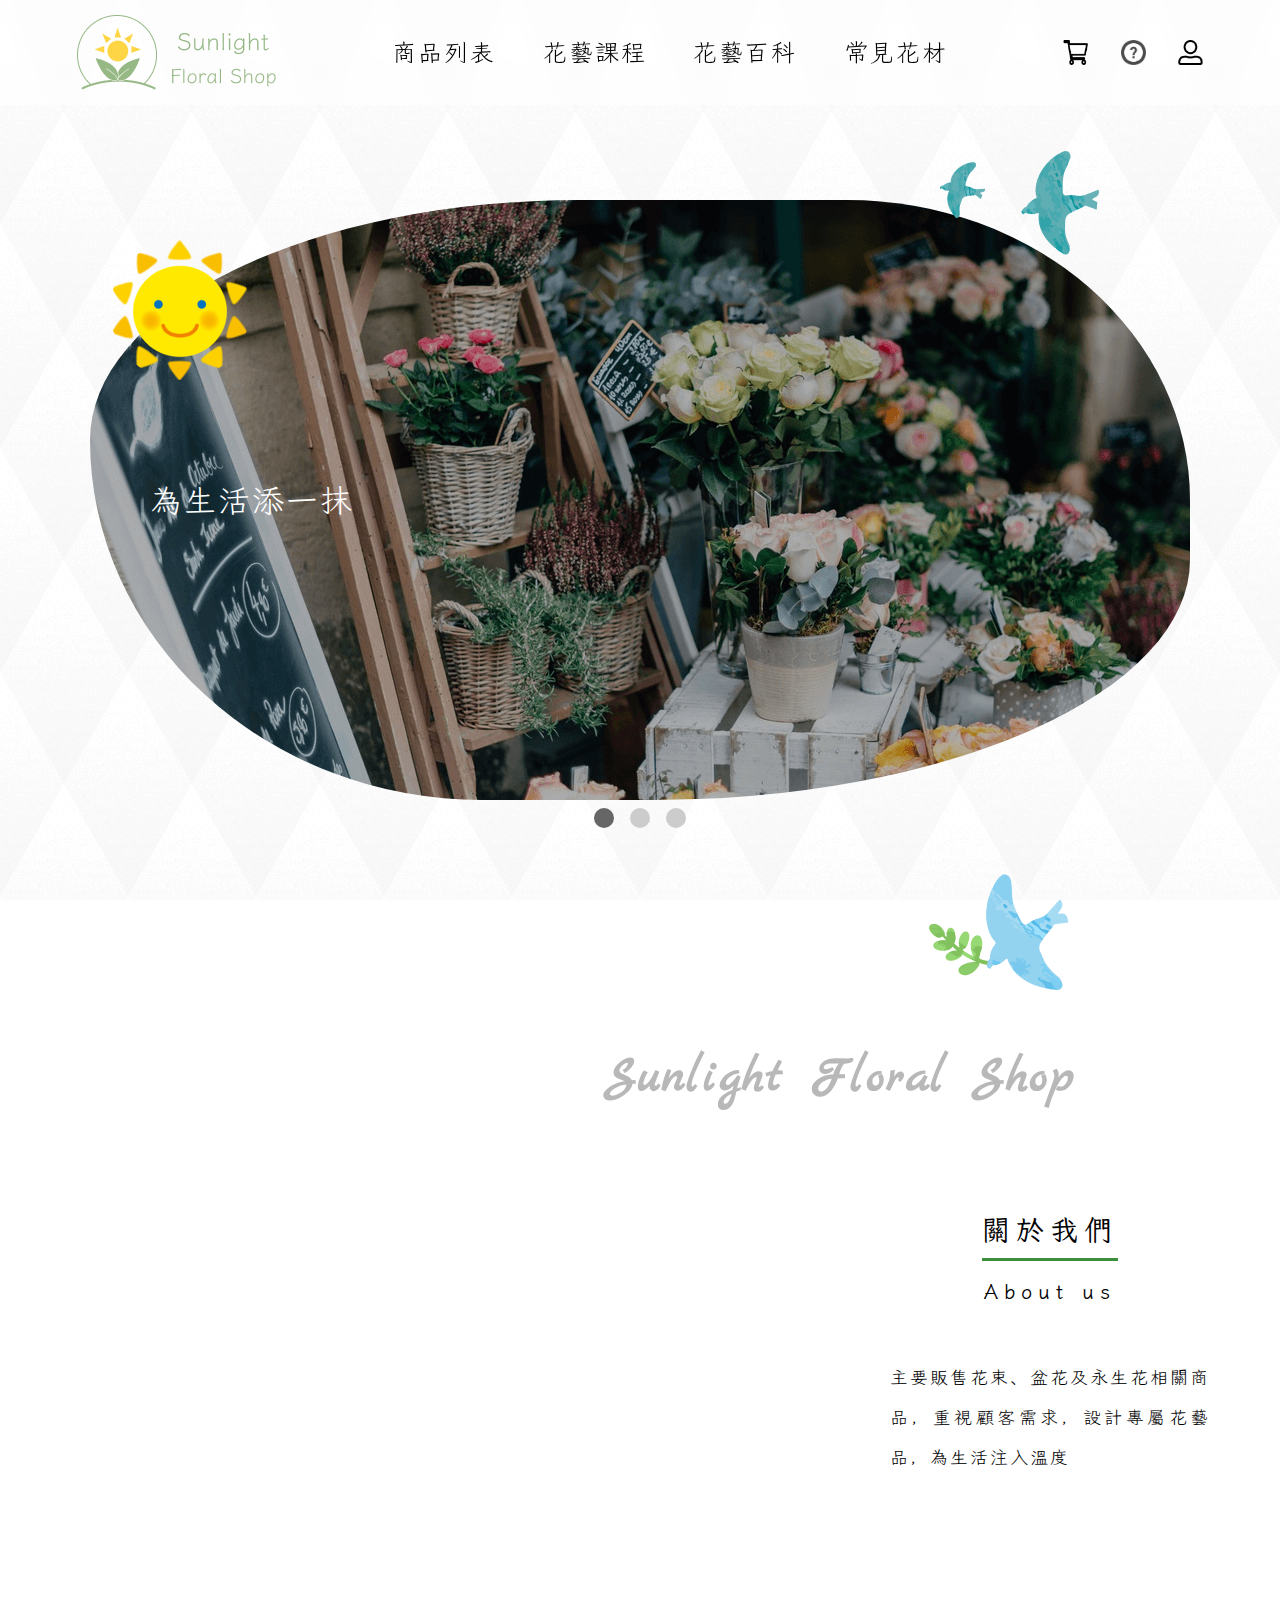
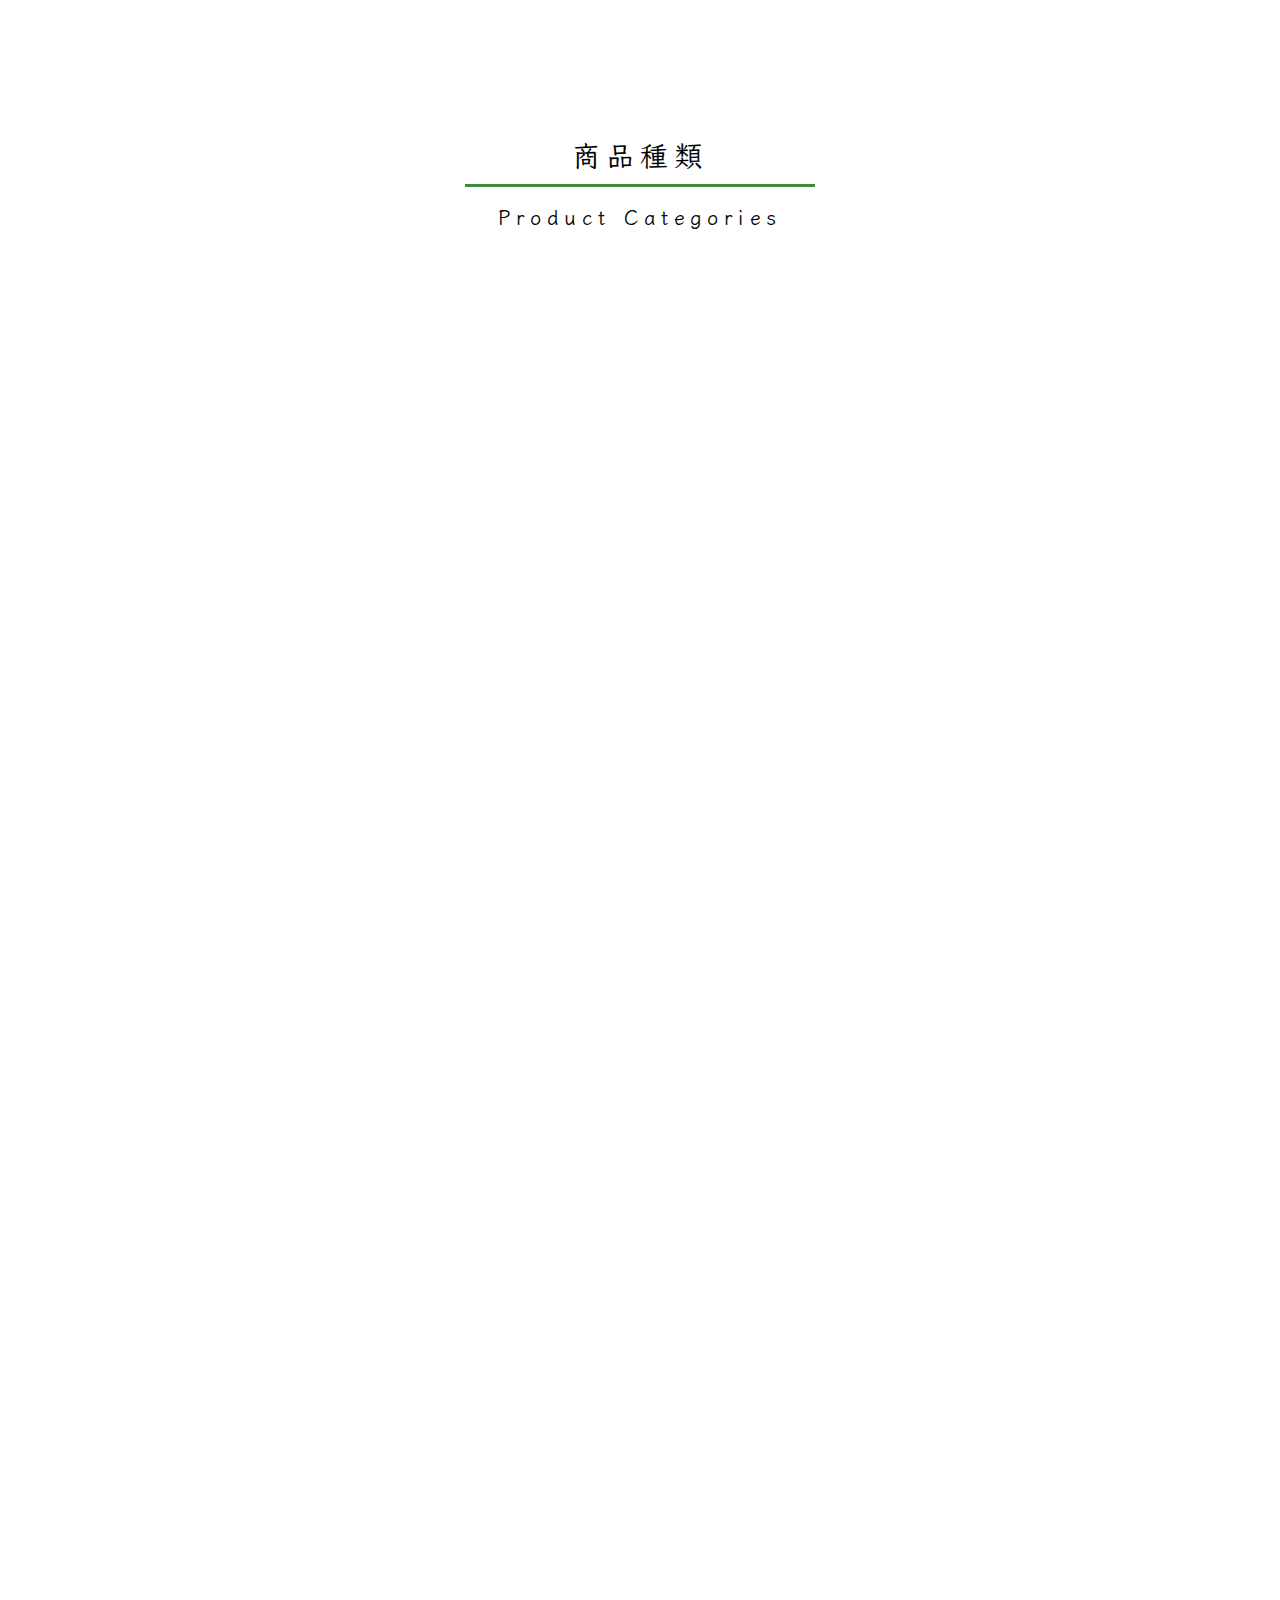
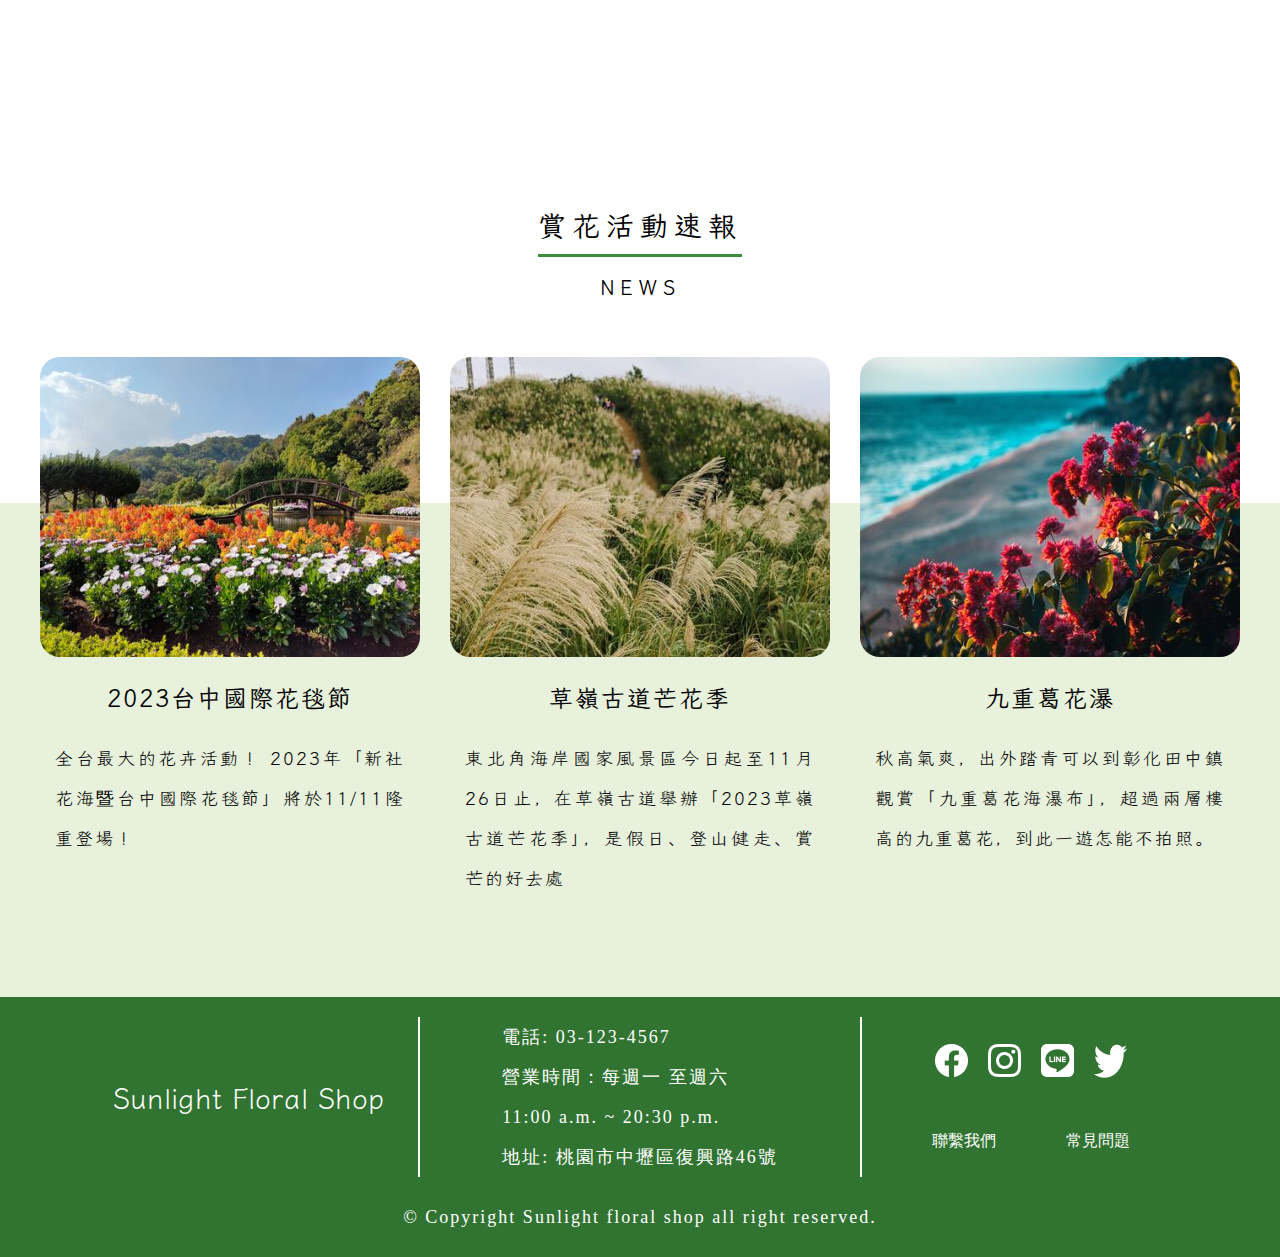
<file: index.html>
<!DOCTYPE html>
<html lang="en">
<head>
    <meta charset="UTF-8">
    <meta name="viewport" content="width=device-width, initial-scale=1.0">
    <title>Sunlight floral shop</title>

    <link rel="shortcut icon" href="./photos/icon/favicon.png">
    <link rel="stylesheet" href="./CSS_style/normalize.css">
    <link rel="stylesheet" href="./CSS_style/tempt.css">
    <link rel="stylesheet" href="./CSS_style/index_style.css">
    <link rel="stylesheet" href="./CSS_style/login.css">
    
<!-- 英文字體 marck script -->
    <link rel="preconnect" href="https://fonts.googleapis.com">
    <link rel="preconnect" href="https://fonts.gstatic.com" crossorigin>
    <link href="https://fonts.googleapis.com/css2?family=Marck+Script&display=swap" rel="stylesheet">
<!-- 中文字體-->
<link rel="preconnect" href="https://fonts.googleapis.com">
<link rel="preconnect" href="https://fonts.gstatic.com" crossorigin>
<link href="https://fonts.googleapis.com/css2?family=Klee+One&family=Marck+Script&display=swap" rel="stylesheet">

</head>
<body>
    <div class="login_container" id="loginBox" style="display:none;">
        <div class="login_main_area" id="login_main">
            <div class="login_title">
                <h2>會員登入</h2>
                <h3>Login</h3>
            </div>
            <div class="login_block">
                <div>
                    <p>帳號：</p>
                    <input type="text" placeholder="請輸入會員帳號">
                </div>
                <div>
                    <p>密碼：</p>
                    <input type="password" placeholder="請輸入密碼">
                </div>
                <a href="#"><span>忘記密碼?</span></a>
            </div>
            <div class="login_btn">
                <a href="#" class="signup">
                    <span>會員註冊</span>
                </a>
                <button class="member_login">登入</button>
                <button class="member_cancel" id="cancelBtn">取消</button>
            </div>
        </div>
    </div>
<header>
    <!-- 導覽列 -->
<nav  id="header">

    <div class="mynav">
        <div class="logo">
            <a href="./index.html"><img src="./photos/icon/logo.png" alt="logo"></a>
        </div>
        <input type="checkbox" id="nav_list">
        <ul class="nav_ul">
            <li class="mynav_list">
                <a href="./item_list.html" >
                    商品列表
                <ul class="item_drop">
                    <li>
                        <a href="./item_list.html">
                            花束
                        </a>
                    </li>                            
                    <li>
                        <a href="./item_list.html">
                            盆花
                        </a>
                    </li>
                    <li>
                        <a href="./item_list.html">
                            永生花
                        </a>
                    </li>
                </ul>
            </a>
            </li>
            
            <li class="mynav_list">
                <a href="./class.html" >
                    花藝課程
                </a>
            </li>
            <li class="mynav_list">
                <a href="./flowers_knowledge.html">
                    花藝百科
                </a>
            </li>
        <li class="mynav_list">
                <a href="./flowers_introduce.html" >
                    常見花材
                </a>
            </li>
        </ul>
        <div class="mynav_icon">
            <a href="./cart.html" class="mynav_cart">
                <img src="./photos/icon/icon_cart.png">
            </a>
            <a href="#" class="mynav_question">
                <img src="./photos/icon/icon_question.png">
            </a>
            <label for="member" class="mynav_member" id="login_icon" >
                <img src="./photos/icon/icon_member.png">
            </label>
        </div>
        <label id="navList" for="nav_list">
            <span></span><span></span><span></span>
        </label>
    </div>
</nav>
   
</header>

<main>    
     <!-- banner -->
     <section class="banner">
        <img src="./photos/index/index_banner_1.png" alt="">
        <img src="./photos/index/index_banner_2.png" alt="">
        <img src="./photos/index/index_banner_3.png" alt="">
        <div class="banner_sun">
            <div></div>
            <div></div>
        </div>
        <div class="banner_container" id="bannerDiv">
            <ul id="bannerImg">
                <li><img src="./photos/index/index_banner_main_1.png" alt="banner"></li>
                <li><img src="./photos/index/index_banner_main_2.png" alt="banner"></li>
                <li><img src="./photos/index/index_banner_main_3.png" alt="banner"></li>
            </ul>            
            <div class="banner_text">
                <p>為生活添一抹<span>綠意</span></p>
            </div>
        </div>
        <ul id="bannerBtn">

        </ul>
    </section>
    <!-- 關於我們 -->
    <section class="aboutus">
        <div class="aboutus_block">
            <div>
                <div class="aboutus_img">
                    <img src="./photos/index/index_aboutus_1.png" alt="aboutus_pic">
                </div>
                <div class="aboutus_img">
                    <img src="./photos/index/index_aboutus_2.png" alt="aboutus_pic">
                </div>
                <div class="aboutus_img">
                    <img src="./photos/index/index_aboutus_3.png" alt="aboutus_pic">
                </div>
                <div class="aboutus_img">
                    <img src="./photos/index/index_aboutus_4.png" alt="aboutus_pic">
                </div>
                <div class="aboutus_img">
                    <img src="./photos/index/index_aboutus_5.png" alt="aboutus_pic">
                </div>
                <div class="aboutus_img">
                    <img src="./photos/index/index_aboutus_6.png" alt="aboutus_pic">
                </div>
                <div class="aboutus_img">
                    <img src="./photos/index/index_aboutus_7.png" alt="aboutus_pic">
                </div>
            </div>    
            <div class="aboutus_text">
                <h3 class="aboutus_storename">Sunlight Floral Shop</h3>
                <div>
                    <h2>關於我們</h2>
                    <h2>About us</h2>
                </div>
                <p>主要販售花束、盆花及永生花相關商品，重視顧客需求，設計專屬花藝品，為生活注入溫度</p>
            </div>
        </div>
    </section>
<!-- 商品種類 -->
    <section class="producttype">
        <div>
            <h2>商品種類</h2>
            <h2>Product Categories</h2>
        </div>
        <div>
            <div class="producttype_block">
                <div class="producttype_main" id="producttype_bouquet">
                    <div class="producttype_title">
                        <h3>花束</h3>
                    </div>
                    <div class="producttype_mainpic_container">
                        <img src="./photos/index/producttype_bouquet_0.jpg" alt="producttype" class="producttype_mainpic">
                        
                        <a href="./item_list.html" class="producttype_hover">
                            <p>— View more ...</p>
                        </a>
                    </div>
                </div>
                <div class="producttype_smallpic">
                    <p>堅持選用高品質花材，由專業花藝師精心設計，是送禮表達心意的最佳選擇</p>
                    <div>
                        <div><img src="./photos/index/producttype_bouquet_1.jpg" alt="producttype_bouquet"></div>
                        <div><img src="./photos/index/producttype_bouquet_2.jpg" alt="producttype_bouquet"></div>
                    </div>
                    
                </div>
            </div>
            <div class="producttype_block">
                <div class="producttype_main" id="producttype_potted">
                    <div class="producttype_title"><h3>盆花</h3></div>
                    <img src="./photos/index/producttype_vase_0.jpg" alt="producttype" class="producttype_mainpic">
                    <a href="./item_list.html" class="producttype_hover">
                        <p>— View more ...</p>
                    </a>
                </div>
                <div class="producttype_smallpic">
                    <p>堅持選用高品質花材，由專業花藝師精心設計，是送禮表達心意的最佳選擇</p>
                    <div>
                        <div><img src="./photos/index/producttype_vase_1.jpg" alt="producttype_vase"></div>
                        <div><img src="./photos/index/producttype_vase_2.jpg" alt="producttype_vase"></div>
                    </div>
                </div>
            </div>
            <div class="producttype_block">
                <div class="producttype_main" id="producttype_preserved">
                    <div class="producttype_title"><h3>永生花</h3></div>
                    <img src="./photos/index/producttype_preserved_0.jpg" alt="producttype" class="producttype_mainpic">
                    <a href="./item_list.html" class="producttype_hover">
                        <p>— View more ...</p>
                    </a>
                </div>
                <div class="producttype_smallpic">
                    <p>以鮮花為基礎製作，保存鮮花的特質，色澤、形狀、質感皆與鮮花無異，可以保存約三至五年</p>
                    <div>
                        <div><img src="./photos/index/producttype_preserved_1.jpg" alt="producttype_preserved"></div>
                        <div><img src="./photos/index/producttype_preserved_2.jpg" alt="producttype_preserved"></div>
                    </div>
                </div>
            </div>
        </div>
    </section>
<!-- 最新消息 -->
    <div class="news_bg">
        <div class="news">
            <div>
                <h2>賞花活動速報</h2>
                <h2>NEWS</h2>
            </div>
            <div class="news_main">
                <div class="news_block">
                    <img src="./photos/index/news_1.jpg" alt="news_photo">
                
                    <div class="news_text">
                        <h3>2023台中國際花毯節</h3>
                        <p>全台最大的花卉活動！
                        2023年「新社花海暨台中國際花毯節」將於11/11隆重登場！
                        </p>
                    </div>
                </div>
                <div class="news_block">
                    <img src="./photos/index/news_2.jpg" alt="news_photo">
                    <div class="news_text">
                        <h3>草嶺古道芒花季</h3>
                        <p>東北角海岸國家風景區今日起至11月26日止，在草嶺古道舉辦「2023草嶺古道芒花季」，是假日、登山健走、賞芒的好去處</p>
                    </div>
                </div>
                <div class="news_block">
                    <img src="./photos/index/news_3.jpg" alt="news_photo">
                    <div class="news_text">
                        <h3>九重葛花瀑</h3>
                        <p>秋高氣爽，出外踏青可以到彰化田中鎮觀賞「九重葛花海瀑布」，超過兩層樓高的九重葛花，到此一遊怎能不拍照。</p>
                    </div>
                </div>
            </div>
        </div>
    </div>
</main>
        
<!-- footer -->
<footer>
    <div class="footer">
        <div class="footer_main">
            <div class="footer_title">
                <h4>Sunlight Floral Shop</h4>
            </div>
            <div class="footer_contact">
                <p>電話: 03-123-4567</p>
                <p>營業時間：每週一 至週六</p>
                <p>11:00 a.m. ~ 20:30 p.m.</p>
                <p>地址: 桃園市中壢區復興路46號</p>
            </div>
            <div class="footer_followus">
                <div class="footer_icon">
                    <a href="." class="footer_fb">
                        <img src="./photos/icon/icon_fb.png" alt="facebook">
                    </a>
                    <a href="." class="footer_ig">
                        <img src="./photos/icon/icon_ig.png" alt="intasgram">
                    </a>
                    <a href="." class="footer_line">
                        <img src="./photos/icon/icon_line.png" alt="line">
                    </a>
                    <a href="." class="footer_twitter">
                        <img src="./photos/icon/icon_twitter.png" alt="twitter">
                    </a>
                </div>
                <a href=".#">常見問題</a>
                <a href=".#">聯繫我們</a>
            </div>
        </div>
    
        <div class="footer_copyright">
            <p>© Copyright Sunlight floral shop all right reserved.</p>
        </div>
    </div>
</footer>
<script src="./JavaScript/jquery-3.7.1.js"></script>
<script src="./JavaScript/nav.js"></script>
<script src="./JavaScript/loginBox.js"></script>
<script src="./JavaScript/index_bannerSlider.js"></script>
<script src="./JavaScript/indexScroll.js"></script>
</body>

</html>
</file>
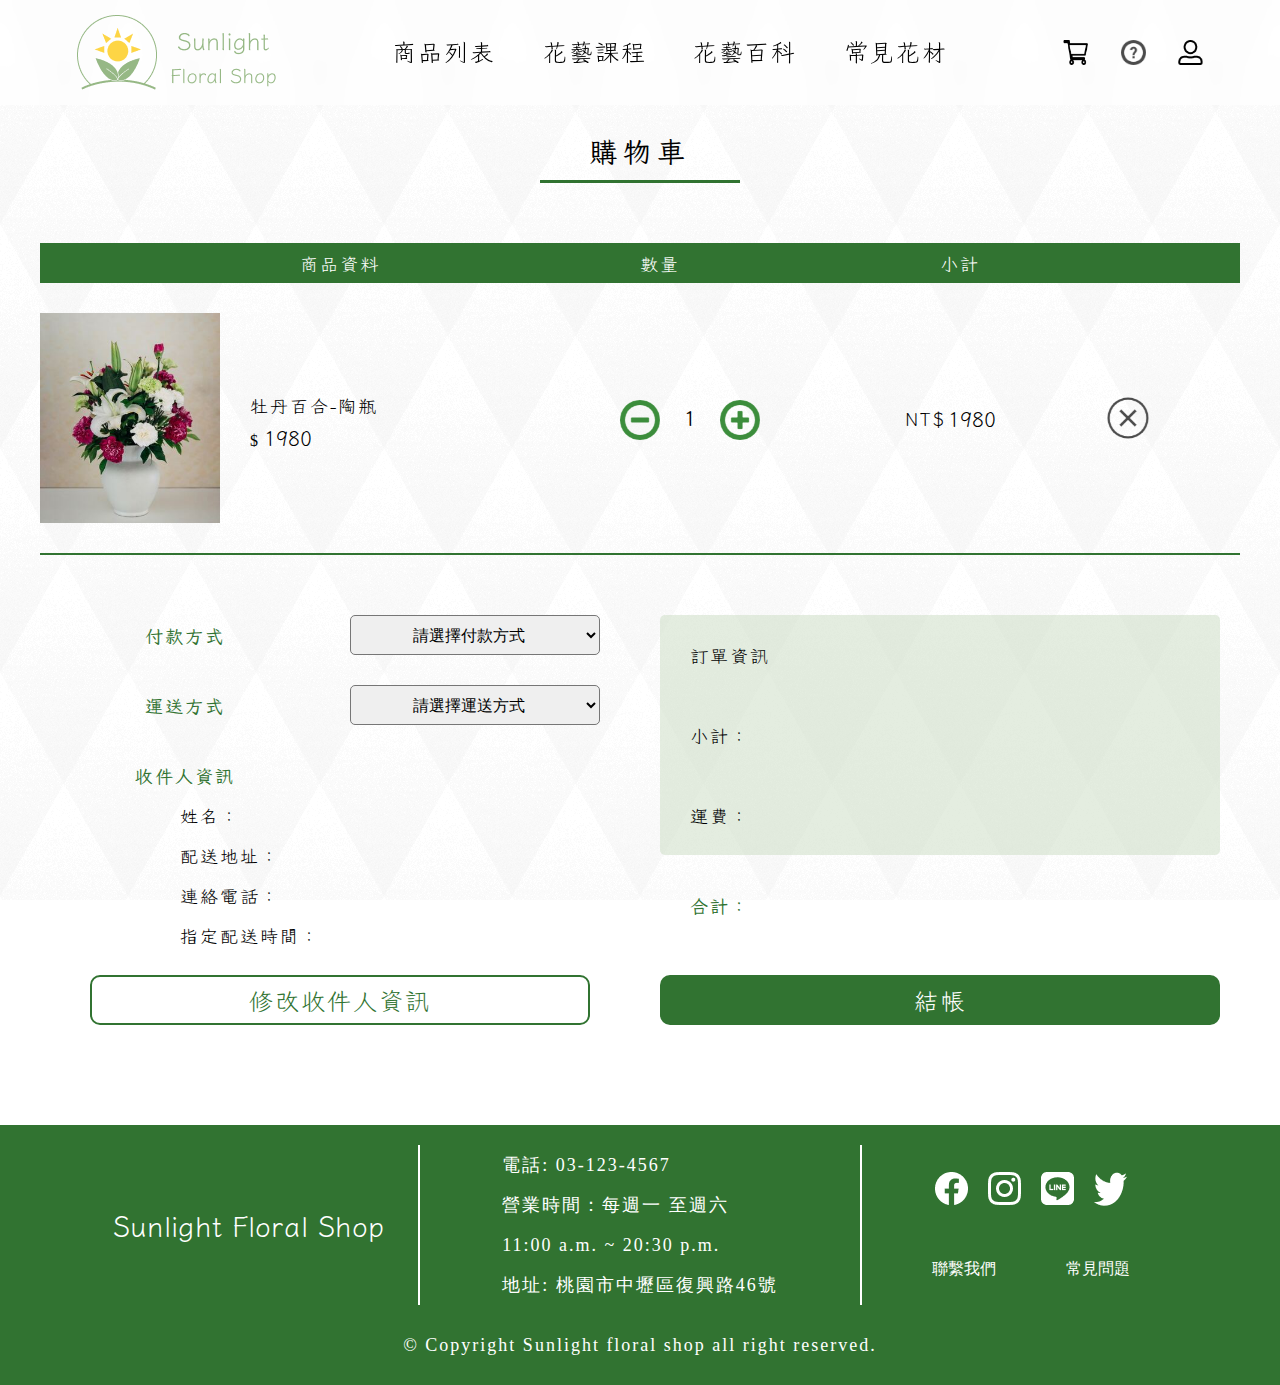
<file: cart.html>
<!DOCTYPE html>
<html lang="en">
<head>
    <meta charset="UTF-8">
    <meta name="viewport" content="width=device-width, initial-scale=1.0">
    <title>Sunlight floral shop - 購物車</title>
    <link rel="shortcut icon" href="./photos/icon/favicon.png">
    <link rel="stylesheet" href="./CSS_style/normalize.css">
    <link rel="stylesheet" href="./CSS_style/tempt.css">
    <link rel="stylesheet" href="./CSS_style/cart.css">
    <link rel="stylesheet" href="./CSS_style/login.css">
<!-- 英文字體 marck script -->
    <link rel="preconnect" href="https://fonts.googleapis.com">
    <link rel="preconnect" href="https://fonts.gstatic.com" crossorigin>
    <link href="https://fonts.googleapis.com/css2?family=Marck+Script&display=swap" rel="stylesheet">
<!-- 中文字體-->
<link rel="preconnect" href="https://fonts.googleapis.com">
<link rel="preconnect" href="https://fonts.gstatic.com" crossorigin>
<link href="https://fonts.googleapis.com/css2?family=Klee+One&family=Marck+Script&display=swap" rel="stylesheet">
</head>
<body>
    <div class="login_container" id="loginBox" style="display:none;">
        <div class="login_main_area" id="login_main">
            <div class="login_title">
                <h2>會員登入</h2>
                <h3>Login</h3>
            </div>
            <div class="login_block">
                <div>
                    <p>帳號：</p>
                    <input type="text" placeholder="請輸入會員帳號">
                </div>
                <div>
                    <p>密碼：</p>
                    <input type="password" placeholder="請輸入密碼">
                </div>
                <a href="#"><span>忘記密碼?</span></a>
            </div>
            <div class="login_btn">
                <a href="#" class="signup">
                    <span>會員註冊</span>
                </a>
                <button class="member_login">登入</button>
                <button class="member_cancel" id="cancelBtn">取消</button>
            </div>
        </div>
    </div>

<header>
    <!-- 導覽列 -->
    <nav  id="header">

        <div class="mynav">
            <div class="logo">
                <a href="./index.html"><img src="./photos/icon/logo.png" alt="logo"></a>
            </div>
            <input type="checkbox" id="nav_list">
            <ul class="nav_ul">
                <li class="mynav_list">
                    <a href="./item_list.html" >
                        商品列表
                    <ul class="item_drop">
                        <li>
                            <a href="./item_list.html">
                                花束
                            </a>
                        </li>                            
                        <li>
                            <a href="./item_list.html">
                                盆花
                            </a>
                        </li>
                        <li>
                            <a href="./item_list.html">
                                永生花
                            </a>
                        </li>
                    </ul>
                </a>
                </li>
                
                <li class="mynav_list">
                    <a href="./class.html" >
                        花藝課程
                    </a>
                </li>
                <li class="mynav_list">
                    <a href="./flowers_knowledge.html">
                        花藝百科
                    </a>
                </li>
            <li class="mynav_list">
                    <a href="./flowers_introduce.html" >
                        常見花材
                    </a>
                </li>
            </ul>
            <div class="mynav_icon">
                <a href="./cart.html" class="mynav_cart">
                    <img src="./photos/icon/icon_cart.png">
                </a>
                <a href="#" class="mynav_question">
                    <img src="./photos/icon/icon_question.png">
                </a>
                <label for="member" class="mynav_member" id="login_icon" >
                    <img src="./photos/icon/icon_member.png">
                </label>
            </div>
            <label id="navList" for="nav_list">
                <span></span><span></span><span></span>
            </label>
        </div>
    </nav>
    
</header>
<main>
    
    <h2>購物車</h2>
    <section class="cart">
        <div class="title">
            <ul>
                <li>商品資料</li>
                <li>數量</li>
                <li>小計</li>
            </ul>
        </div>
        <div class="itemarea" id="cartItem">
            <div class="item">
                <div>
                    <img src="./photos/item_list/item_list_3.jpg" alt="item_photo">
                    <div class="item_text">
                        <p class="item_name" id="cartItemName">牡丹百合-陶瓶</p>
                        <span> $ </span><input id="cartItemPrice" value="1980" disabled readonly class="cart_unitprice"></input>
                    </div>
                </div>
                <div class="btn_group">
                    <button class="decrease"><img src="./photos/icon/icon_minus.png" alt="icon_minus"></button>
                    <input type="number" id="qty" value="1" max="10" min="1"oninput="if(value.length>2)value.slice=(0,2);if(value>10)value=10;if(value<0)value=0"></input>
                    <button class="increase"><img src="./photos/icon/icon_plus.png" alt="icon_plus"></button>
                </div>
                <p class="item_total">NT$ <input id="cartTotalPrice" value="1980" disabled readonly class="cart_totalprice"></input></p>
                <button class="cancel">
                    <img src="./photos/icon/icon_cross.png" alt="icon">
                </button>
            </div>            
        </div>            
    </section>
    <section class="info">
        <div class="info_left">
            <div class="info_block payment">
                <p>付款方式</p>
                <select name="payment" id="">
                    <option value="none" selected disabled hidden>請選擇付款方式</option> 
                    <option value="" label="貨到付款">貨到付款</option>
                    <option value="" label="銀行匯款">銀行匯款</option>
                    <option value="" label="信用卡">信用卡</option>                    
                </select>
            </div>
            <div class="info_block express">
                <p>運送方式</p>
                <select name="payment" id="">
                    <option value="none" selected disabled hidden>請選擇運送方式</option> 
                    <option value="" label="快遞">快遞</option>
                    <option value="" label="自取">自取</option>           
                </select>
            </div>
            <div class="receiver_block">
                <p class="receiver_label">收件人資訊</p>
                <p>姓名：</p>
                <p>配送地址：</p>
                <p>連絡電話：</p>
                <p>指定配送時間：</p>
                <button>修改收件人資訊</button>
            </div>
        </div>
        <div class="info_right">
            <div class="order_info">
                <div class="order_info_title">
                    <p>訂單資訊</p>
                    <p>小計：</p>
                    <p>運費：</p>
                </div>
            </div>
            <div class="order_amount">
            <p>合計：</p>
            </div>
            <button>結帳</button>
        </div>
    </section>        
</main>


<!-- footer -->
<footer>
    <div class="footer">
        <div class="footer_main">
            <div class="footer_title">
                <h4>Sunlight Floral Shop</h4>
            </div>
            <div class="footer_contact">
                <p>電話: 03-123-4567</p>
                <p>營業時間：每週一 至週六</p>
                <p>11:00 a.m. ~ 20:30 p.m.</p>
                <p>地址: 桃園市中壢區復興路46號</p>
            </div>
            <div class="footer_followus">
                <div class="footer_icon">
                    <a href="." class="footer_fb">
                        <img src="./photos/icon/icon_fb.png" alt="facebook">
                    </a>
                    <a href="." class="footer_ig">
                        <img src="./photos/icon/icon_ig.png" alt="intasgram">
                    </a>
                    <a href="." class="footer_line">
                        <img src="./photos/icon/icon_line.png" alt="line">
                    </a>
                    <a href="." class="footer_twitter">
                        <img src="./photos/icon/icon_twitter.png" alt="twitter">
                    </a>
                </div>
                <a href=".#">常見問題</a>
                <a href=".#">聯繫我們</a>
            </div>
        </div>
    
        <div class="footer_copyright">
            <p>© Copyright Sunlight floral shop all right reserved.</p>
        </div>
    </div>
</footer>
<script src="./JavaScript/jquery-3.7.1.js"></script>
<script src="./JavaScript/nav.js"></script>
<script src="./JavaScript/cart.js"></script>
<script src="./JavaScript/loginBox.js"></script>
</body>
</html>
</file>
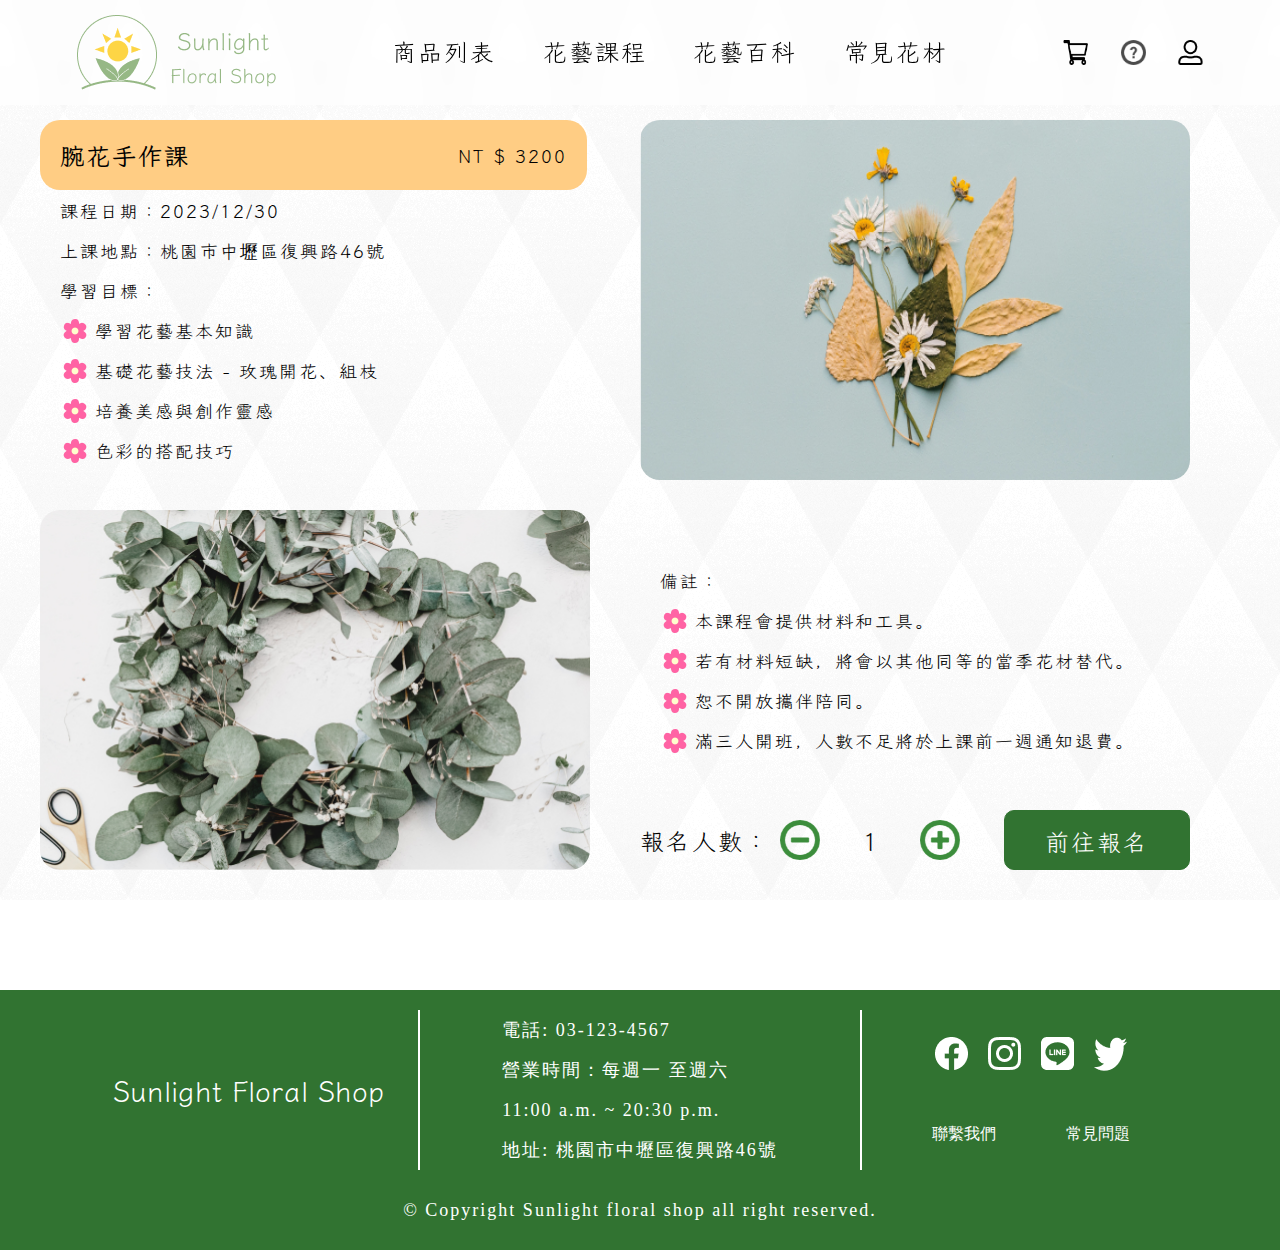
<file: class.html>
<!DOCTYPE html>
<html lang="en">
<head>
    <meta charset="UTF-8">
    <meta name="viewport" content="width=device-width, initial-scale=1.0">
    <title>Sunlight floral shop - 課程</title>
    <link rel="shortcut icon" href="./photos/icon/favicon.png">
    <link rel="stylesheet" href="./CSS_style/normalize.css">
    <link rel="stylesheet" href="./CSS_style/tempt.css">
    <link rel="stylesheet" href="./CSS_style/class.css">
    <link rel="stylesheet" href="./CSS_style/login.css">
<!-- 英文字體 marck script -->
    <link rel="preconnect" href="https://fonts.googleapis.com">
    <link rel="preconnect" href="https://fonts.gstatic.com" crossorigin>
    <link href="https://fonts.googleapis.com/css2?family=Marck+Script&display=swap" rel="stylesheet">
<!-- 中文字體-->
<link rel="preconnect" href="https://fonts.googleapis.com">
<link rel="preconnect" href="https://fonts.gstatic.com" crossorigin>
<link href="https://fonts.googleapis.com/css2?family=Klee+One&family=Marck+Script&display=swap" rel="stylesheet">
</head>
<body>
    <div class="login_container" id="loginBox" style="display:none;">
        <div class="login_main_area" id="login_main">
            <div class="login_title">
                <h2>會員登入</h2>
                <h3>Login</h3>
            </div>
            <div class="login_block">
                <div>
                    <p>帳號：</p>
                    <input type="text" placeholder="請輸入會員帳號">
                </div>
                <div>
                    <p>密碼：</p>
                    <input type="password" placeholder="請輸入密碼">
                </div>
                <a href="#"><span>忘記密碼?</span></a>
            </div>
            <div class="login_btn">
                <a href="#" class="signup">
                    <span>會員註冊</span>
                </a>
                <button class="member_login">登入</button>
                <button class="member_cancel" id="cancelBtn">取消</button>
            </div>
        </div>
    </div>

<header>
    <!-- 導覽列 -->
    <nav  id="header">

        <div class="mynav">
            <div class="logo">
                <a href="./index.html"><img src="./photos/icon/logo.png" alt="logo"></a>
            </div>
            <input type="checkbox" id="nav_list">
            <ul class="nav_ul">
                <li class="mynav_list">
                    <a href="./item_list.html" >
                        商品列表
                    <ul class="item_drop">
                        <li>
                            <a href="./item_list.html">
                                花束
                            </a>
                        </li>                            
                        <li>
                            <a href="./item_list.html">
                                盆花
                            </a>
                        </li>
                        <li>
                            <a href="./item_list.html">
                                永生花
                            </a>
                        </li>
                    </ul>
                </a>
                </li>
                
                <li class="mynav_list">
                    <a href="./class.html" >
                        花藝課程
                    </a>
                </li>
                <li class="mynav_list">
                    <a href="./flowers_knowledge.html">
                        花藝百科
                    </a>
                </li>
            <li class="mynav_list">
                    <a href="./flowers_introduce.html" >
                        常見花材
                    </a>
                </li>
            </ul>
            <div class="mynav_icon">
                <a href="./cart.html" class="mynav_cart">
                    <img src="./photos/icon/icon_cart.png">
                </a>
                <a href="#" class="mynav_question">
                    <img src="./photos/icon/icon_question.png">
                </a>
                <label for="member" class="mynav_member" id="login_icon" >
                    <img src="./photos/icon/icon_member.png">
                </label>
            </div>
            <label id="navList" for="nav_list">
                <span></span><span></span><span></span>
            </label>
        </div>
    </nav>
    
</header>

<main>
    <section class="class">
        <div class="class_left">
            <div class="title_block">
                <h3>腕花手作課</h3>
                <p>NT $ 3200</p>
            </div>
            <div class="demonstrate">
                <p class="time">課程日期：2023/12/30</p>
                <p class="place">上課地點：桃園市中壢區復興路46號</p>
                <ul class="target">學習目標：
                    <li>學習花藝基本知識</li>
                    <li>基礎花藝技法 - 玫瑰開花、組枝</li>
                    <li>培養美感與創作靈感</li>
                    <li>色彩的搭配技巧</li>
                </ul>
            </div>
        </div>
        <img src="./photos/class/class_img1.jpg" alt="class_img">
        <img src="./photos/class/class_img2.jpg" alt="class_img">
        <div class="class_right">
                <ul>備註：
                    <li>本課程會提供材料和工具。</li>
                    <li>若有材料短缺，將會以其他同等的當季花材替代。</li>
                    <li>恕不開放攜伴陪同。</li>
                    <li>滿三人開班，人數不足將於上課前一週通知退費。</li>
                </ul>
            </img>
                
            <div class="class_btn">
                <div class="class_btn_top">
                    <p>報名人數：</p> 
                    <div class="btn_group">
                        <button class="decrease" id="decreaseBtn"><img src="./photos/icon/icon_minus.png" alt=""></button>
                        <input type="number" value="1" max="10" min="1" oninput="if(value.length>2)value.slice=(0,2);if(value>10)value=10;if(value<0)value=0" id="qty"></input>
                        <button class="increase" id="increaseBtn"><img src="./photos/icon/icon_plus.png" alt=""></button>
                    </div>
                </div>
                <a href="./cart.html" class="buy"><p>前往報名</p></a>
            </div>
        </div>
    </section>
</main>

<!-- footer -->
<footer>
    <div class="footer">
        <div class="footer_main">
            <div class="footer_title">
                <h4>Sunlight Floral Shop</h4>
            </div>
            <div class="footer_contact">
                <p>電話: 03-123-4567</p>
                <p>營業時間：每週一 至週六</p>
                <p>11:00 a.m. ~ 20:30 p.m.</p>
                <p>地址: 桃園市中壢區復興路46號</p>
            </div>
            <div class="footer_followus">
                <div class="footer_icon">
                    <a href="." class="footer_fb">
                        <img src="./photos/icon/icon_fb.png" alt="facebook">
                    </a>
                    <a href="." class="footer_ig">
                        <img src="./photos/icon/icon_ig.png" alt="intasgram">
                    </a>
                    <a href="." class="footer_line">
                        <img src="./photos/icon/icon_line.png" alt="line">
                    </a>
                    <a href="." class="footer_twitter">
                        <img src="./photos/icon/icon_twitter.png" alt="twitter">
                    </a>
                </div>
                <a href=".#">常見問題</a>
                <a href=".#">聯繫我們</a>
            </div>
        </div>
    
        <div class="footer_copyright">
            <p>© Copyright Sunlight floral shop all right reserved.</p>
        </div>
    </div>
</footer>
<script src="./JavaScript/jquery-3.7.1.js"></script>
<script src="./JavaScript/nav.js"></script>
<script src="./JavaScript/itemQty.js"></script>
<script src="./JavaScript/loginBox.js"></script>
</body>
</html>
</file>
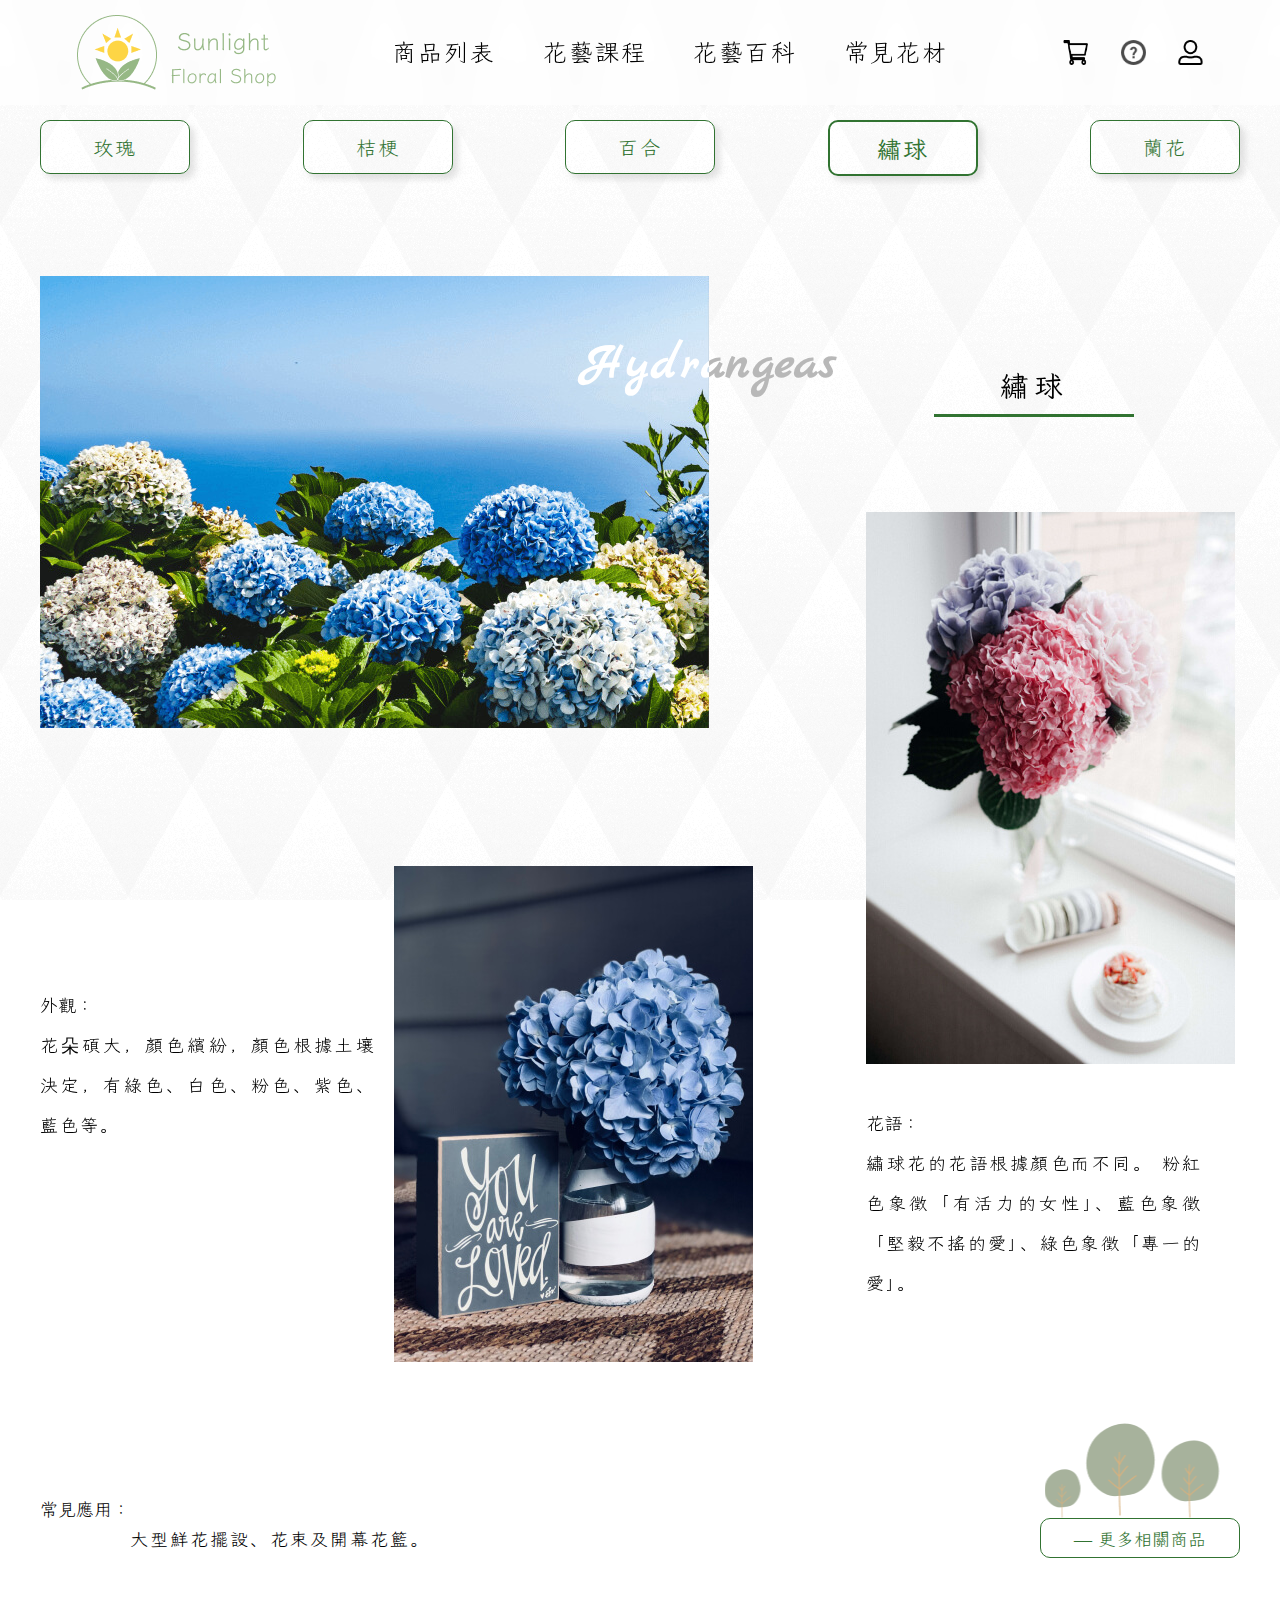
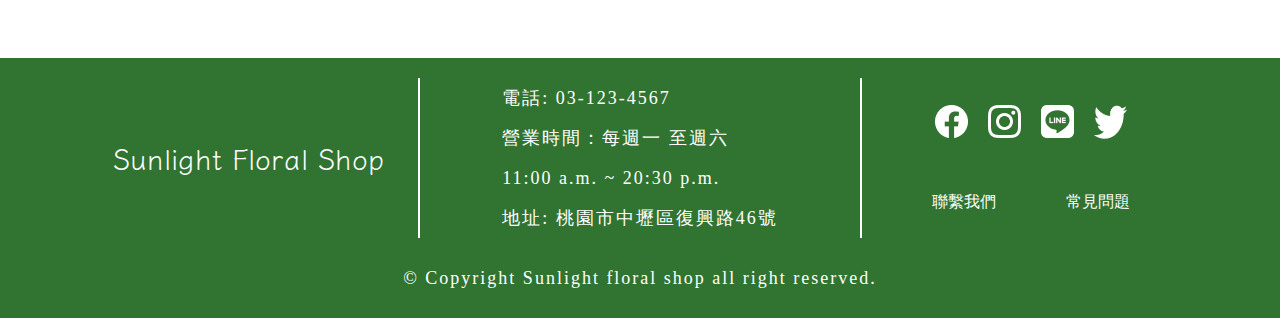
<file: flowers_introduce.html>
<!DOCTYPE html>
<html lang="en">
<head>
    <meta charset="UTF-8">
    <meta name="viewport" content="width=device-width, initial-scale=1.0">
    <title>Sunlight floral shop - 常見花材</title>
    <link rel="shortcut icon" href="./photos/icon/favicon.png">
<!-- 導入CSS -->
    <link rel="stylesheet" href="./CSS_style/normalize.css">
    <link rel="stylesheet" href="./CSS_style/tempt.css">
    <link rel="stylesheet" href="./CSS_style/flower_introduce.css">
    <link rel="stylesheet" href="./CSS_style/login.css">
<!-- 英文字體 marck script -->
    <link rel="preconnect" href="https://fonts.googleapis.com">
    <link rel="preconnect" href="https://fonts.gstatic.com" crossorigin>
    <link href="https://fonts.googleapis.com/css2?family=Marck+Script&display=swap" rel="stylesheet">
<!-- 中文字體-->
<link rel="preconnect" href="https://fonts.googleapis.com">
<link rel="preconnect" href="https://fonts.gstatic.com" crossorigin>
<link href="https://fonts.googleapis.com/css2?family=Klee+One&family=Marck+Script&display=swap" rel="stylesheet">
</head>
<body>
    <div class="login_container" id="loginBox" style="display:none;">
        <div class="login_main_area" id="login_main">
            <div class="login_title">
                <h2>會員登入</h2>
                <h3>Login</h3>
            </div>
            <div class="login_block">
                <div>
                    <p>帳號：</p>
                    <input type="text" placeholder="請輸入會員帳號">
                </div>
                <div>
                    <p>密碼：</p>
                    <input type="password" placeholder="請輸入密碼">
                </div>
                <a href="#"><span>忘記密碼?</span></a>
            </div>
            <div class="login_btn">
                <a href="#" class="signup">
                    <span>會員註冊</span>
                </a>
                <button class="member_login">登入</button>
                <button class="member_cancel" id="cancelBtn">取消</button>
            </div>
        </div>
    </div>
<header>
    <!-- 導覽列 -->
    <nav  id="header">

        <div class="mynav">
            <div class="logo">
                <a href="./index.html"><img src="./photos/icon/logo.png" alt="logo"></a>
            </div>
            <input type="checkbox" id="nav_list">
            <ul class="nav_ul">
                <li class="mynav_list">
                    <a href="./item_list.html" >
                        商品列表
                    <ul class="item_drop">
                        <li>
                            <a href="./item_list.html">
                                花束
                            </a>
                        </li>                            
                        <li>
                            <a href="./item_list.html">
                                盆花
                            </a>
                        </li>
                        <li>
                            <a href="./item_list.html">
                                永生花
                            </a>
                        </li>
                    </ul>
                </a>
                </li>
                
                <li class="mynav_list">
                    <a href="./class.html" >
                        花藝課程
                    </a>
                </li>
                <li class="mynav_list">
                    <a href="./flowers_knowledge.html">
                        花藝百科
                    </a>
                </li>
            <li class="mynav_list">
                    <a href="./flowers_introduce.html" >
                        常見花材
                    </a>
                </li>
            </ul>
            <div class="mynav_icon">
                <a href="./cart.html" class="mynav_cart">
                    <img src="./photos/icon/icon_cart.png">
                </a>
                <a href="#" class="mynav_question">
                    <img src="./photos/icon/icon_question.png">
                </a>
                <label for="member" class="mynav_member" id="login_icon" >
                    <img src="./photos/icon/icon_member.png">
                </label>
            </div>
            <label id="navList" for="nav_list">
                <span></span><span></span><span></span>
            </label>
        </div>
    </nav>
    
</header>

<main>
    <section class="label">
        <div><button id="roseBtn">玫瑰</button></div>
        <div><button id="eustomaBtn">桔梗</button></div>
        <div><button id="lilyBtn">百合</button></div>
        <div><button class="label_checked" id="hydrangeasBtn">繡球</button></div>
        <div><button id="orchidBtn">蘭花</button></div>
    </section>
    <div class="introduce_main">
        <div class="title_block">
            <h3 id="title">Hydrangeas</h3>
            <div class="pic_main">
                <img src="./photos/flower_introduce/hydrangeas_first.jpg" alt="hydrangeas_photo" id="img_first">
            </div>
        </div>
        
        <h2 id="mainTitle">繡球</h2>

        <div class="text_outward">
            <h4>外觀：</h4>
            <p id="outward">花朵碩大，顏色繽紛，顏色根據土壤決定，有綠色、白色、粉色、紫色、藍色等。</p>
        </div>

        <div class="pic_first">
            <img src="./photos/flower_introduce/hydrangeas_second.jpg" alt="hydrangeas_photo" id="img_second">
        </div>
        <div class="pic_second">
            <img src="./photos/flower_introduce/hydrangeas_third.jpg" alt="" id="img_third">
        </div>

        <div class="text_flower">
            <h4>花語：</h4>
            <p id="textFlower">繡球花的花語根據顏色而不同。
            粉紅色象徵「有活力的女性」、藍色象徵「堅毅不搖的愛」、綠色象徵「專一的愛」。</p>
        </div>
    </div>
       
    </div>
    <div class="bottom_text">
        <h4>常見應用：</h4>
        <p id="products">大型鮮花擺設、花束及開幕花籃。</p>
        <div class="bottom_link">
            <a href="./item_list.html">
                —  更多相關商品
            </a>
        </div>
    </div>
</main>

<!-- footer -->
<footer>
    <div class="footer">
        <div class="footer_main">
            <div class="footer_title">
                <h4>Sunlight Floral Shop</h4>
            </div>
            <div class="footer_contact">
                <p>電話: 03-123-4567</p>
                <p>營業時間：每週一 至週六</p>
                <p>11:00 a.m. ~ 20:30 p.m.</p>
                <p>地址: 桃園市中壢區復興路46號</p>
            </div>
            <div class="footer_followus">
                <div class="footer_icon">
                    <a href="." class="footer_fb">
                        <img src="./photos/icon/icon_fb.png" alt="facebook">
                    </a>
                    <a href="." class="footer_ig">
                        <img src="./photos/icon/icon_ig.png" alt="intasgram">
                    </a>
                    <a href="." class="footer_line">
                        <img src="./photos/icon/icon_line.png" alt="line">
                    </a>
                    <a href="." class="footer_twitter">
                        <img src="./photos/icon/icon_twitter.png" alt="twitter">
                    </a>
                </div>
                <a href=".#">常見問題</a>
                <a href=".#">聯繫我們</a>
            </div>
        </div>
    
        <div class="footer_copyright">
            <p>© Copyright Sunlight floral shop all right reserved.</p>
        </div>
    </div>
</footer>
<script src="./JavaScript/jquery-3.7.1.js"></script>
<script src="./JavaScript/nav.js"></script>
<script src="./JavaScript/flower_introduce.js"></script>
<script src="./JavaScript/loginBox.js"></script>
</body>
</html>
</file>
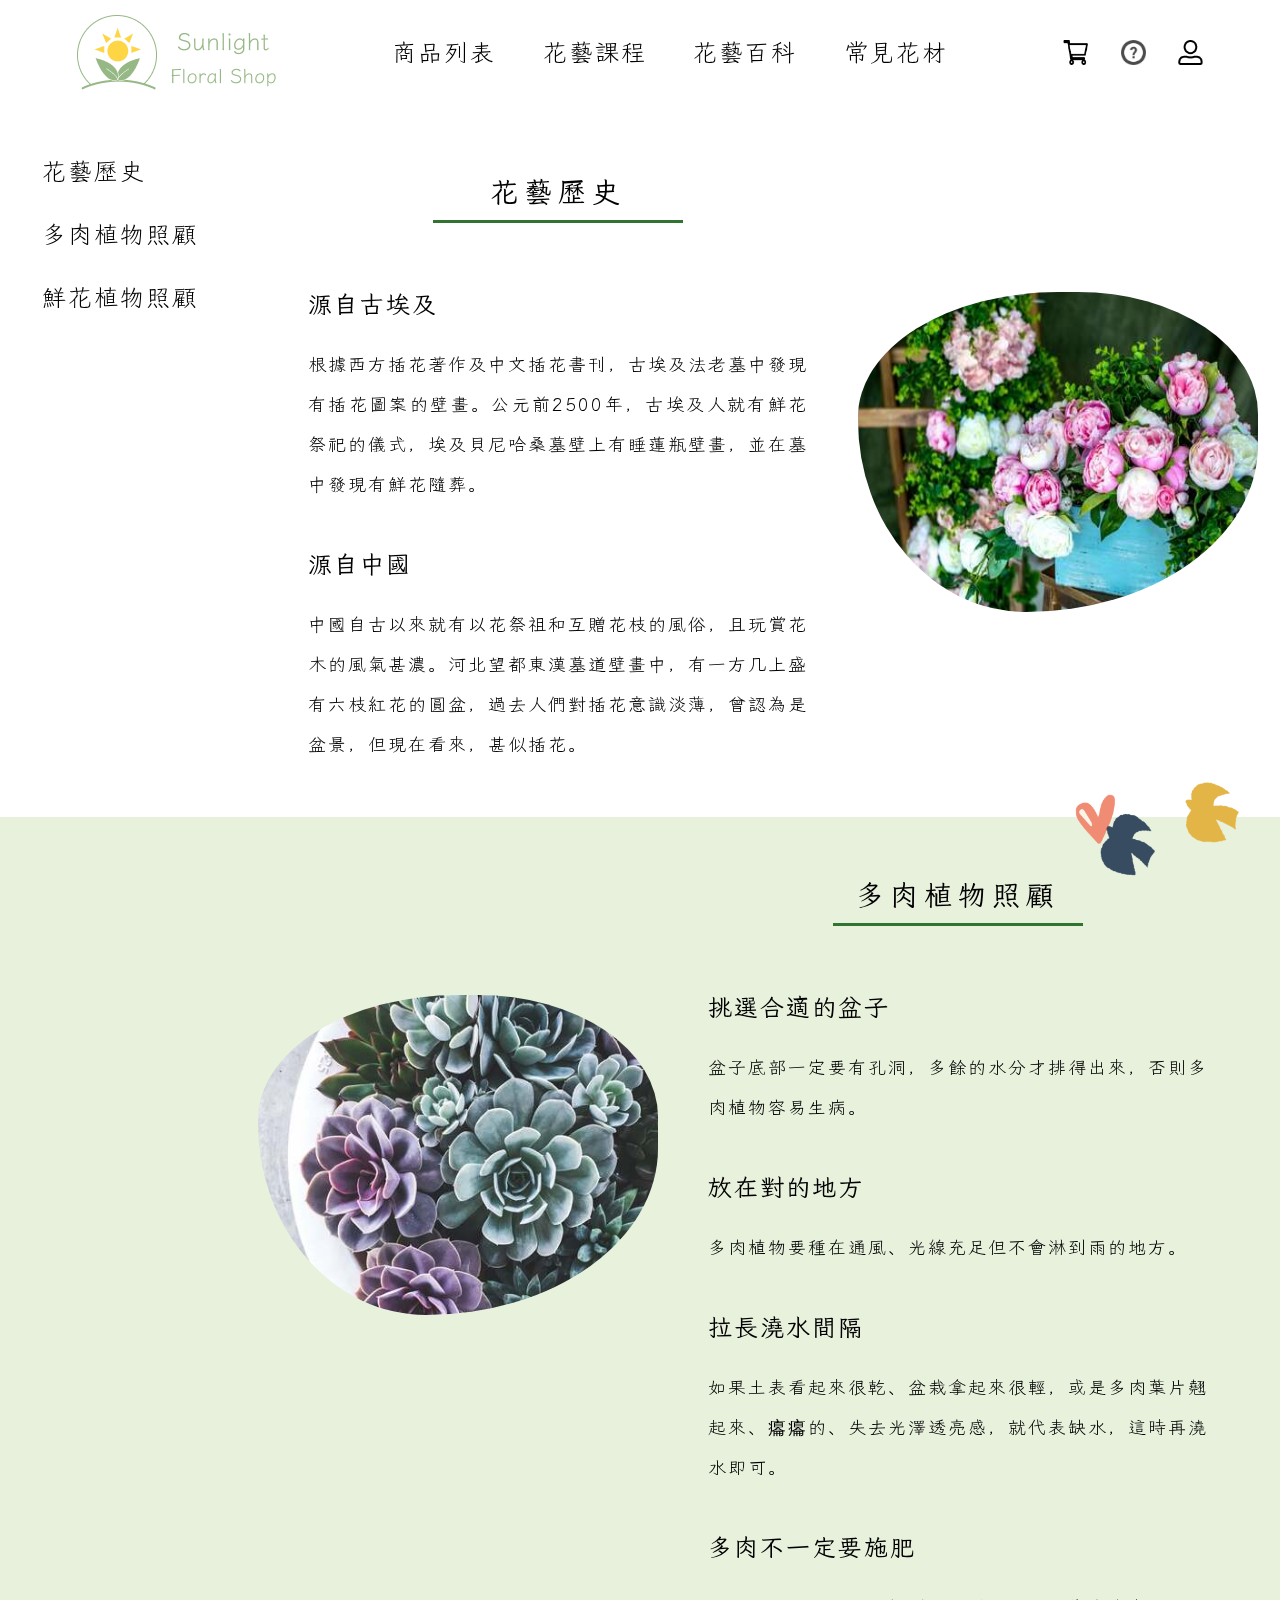
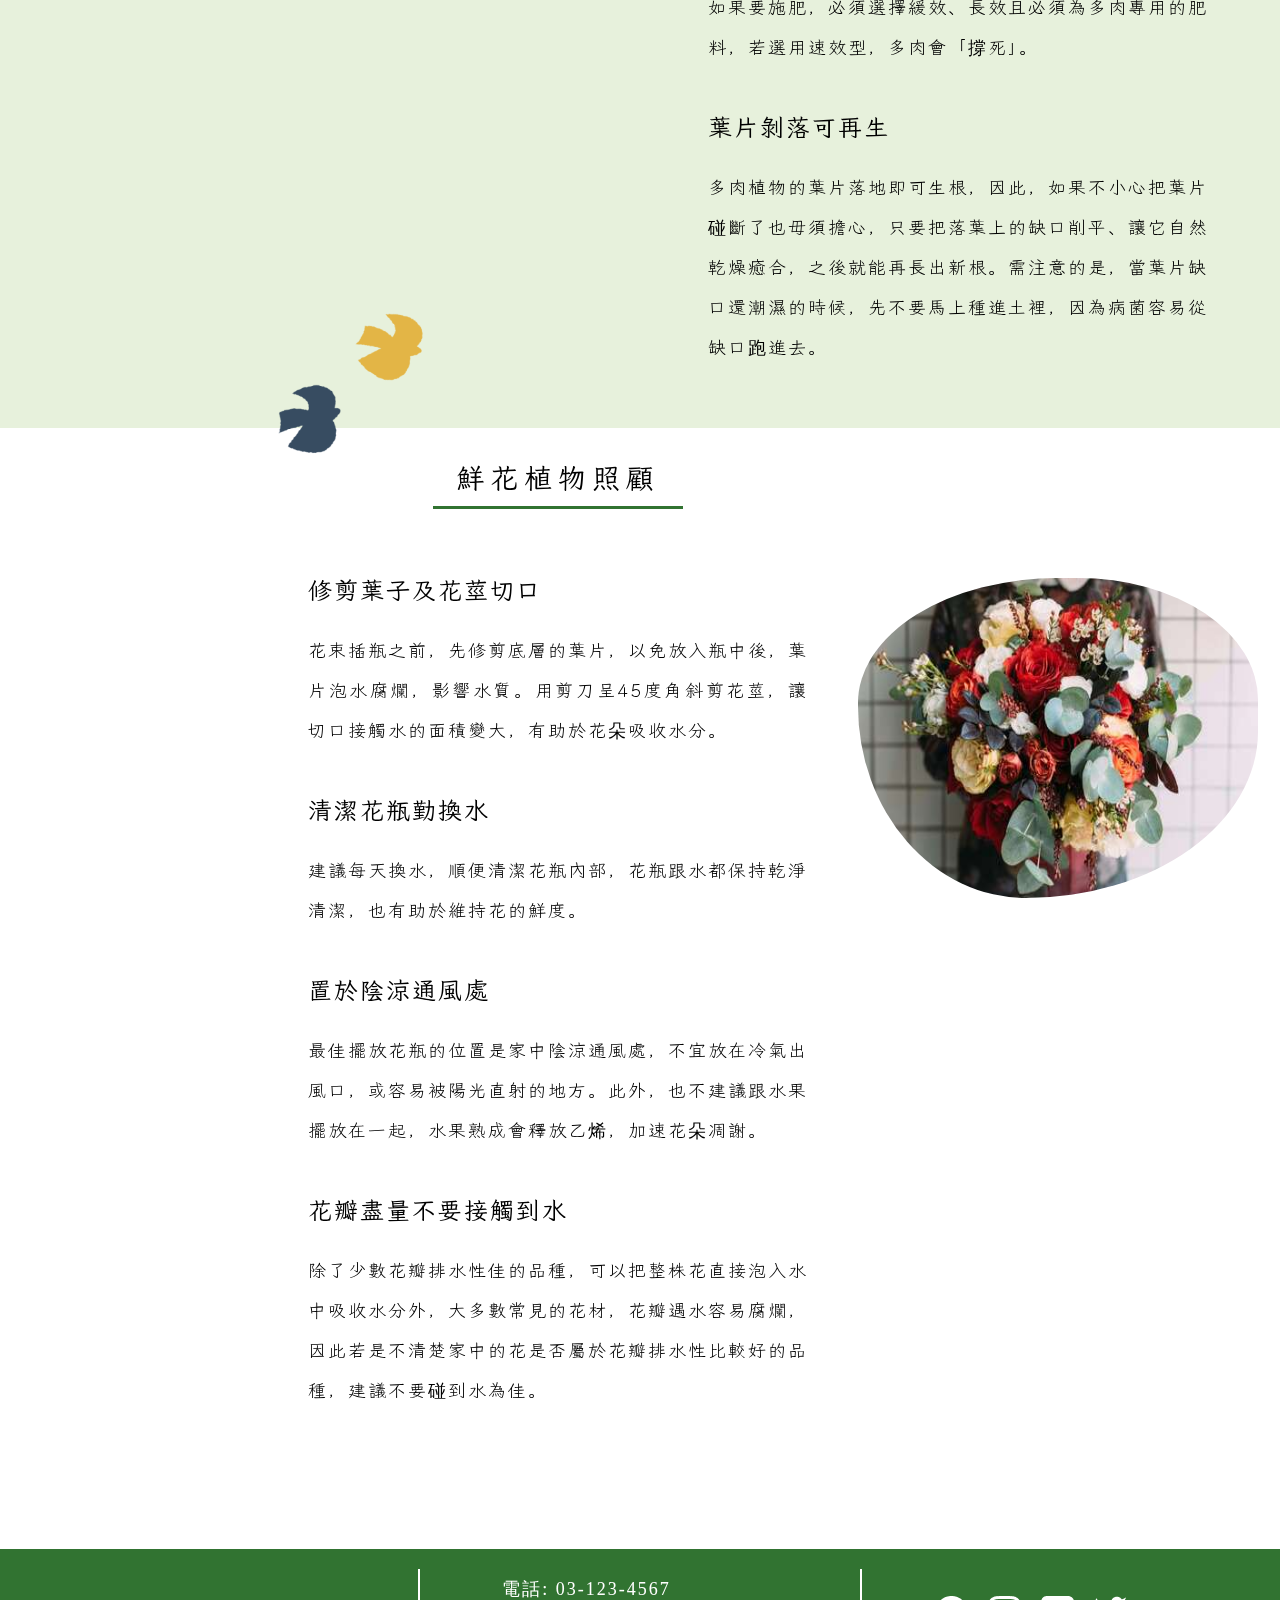
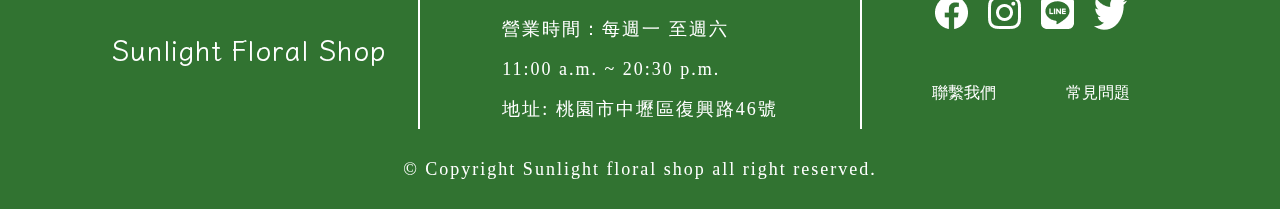
<file: flowers_knowledge.html>
<!DOCTYPE html>
<html lang="en">
<head>
    <meta charset="UTF-8">
    <meta name="viewport" content="width=device-width, initial-scale=1.0">
    <title>Sunlight floral shop - 花藝百科</title>
    <link rel="shortcut icon" href="./photos/icon/favicon.png">
    <link rel="stylesheet" href="./CSS_style/normalize.css">
    <link rel="stylesheet" href="./CSS_style/tempt.css">
    <link rel="stylesheet" href="./CSS_style/flower_knowledge.css">
    <link rel="stylesheet" href="./CSS_style/login.css">
<!-- 英文字體 marck script -->
    <link rel="preconnect" href="https://fonts.googleapis.com">
    <link rel="preconnect" href="https://fonts.gstatic.com" crossorigin>
    <link href="https://fonts.googleapis.com/css2?family=Marck+Script&display=swap" rel="stylesheet">
<!-- 中文字體-->
<link rel="preconnect" href="https://fonts.googleapis.com">
<link rel="preconnect" href="https://fonts.gstatic.com" crossorigin>
<link href="https://fonts.googleapis.com/css2?family=Klee+One&family=Marck+Script&display=swap" rel="stylesheet">
</head>
<body>
    <div class="login_container" id="loginBox" style="display:none;">
        <div class="login_main_area" id="login_main">
            <div class="login_title">
                <h2>會員登入</h2>
                <h3>Login</h3>
            </div>
            <div class="login_block">
                <div>
                    <p>帳號：</p>
                    <input type="text" placeholder="請輸入會員帳號">
                </div>
                <div>
                    <p>密碼：</p>
                    <input type="password" placeholder="請輸入密碼">
                </div>
                <a href="#"><span>忘記密碼?</span></a>
            </div>
            <div class="login_btn">
                <a href="#" class="signup">
                    <span>會員註冊</span>
                </a>
                <button class="member_login">登入</button>
                <button class="member_cancel" id="cancelBtn">取消</button>
            </div>
        </div>
    </div>

<header>
    <!-- 導覽列 -->
<nav  id="header">

    <div class="mynav">
        <div class="logo">
            <a href="./index.html"><img src="./photos/icon/logo.png" alt="logo"></a>
        </div>
        <input type="checkbox" id="nav_list">
        <ul class="nav_ul">
            <li class="mynav_list">
                <a href="./item_list.html" >
                    商品列表
                <ul class="item_drop">
                    <li>
                        <a href="./item_list.html">
                            花束
                        </a>
                    </li>                            
                    <li>
                        <a href="./item_list.html">
                            盆花
                        </a>
                    </li>
                    <li>
                        <a href="./item_list.html">
                            永生花
                        </a>
                    </li>
                </ul>
            </a>
            </li>
            
            <li class="mynav_list">
                <a href="./class.html" >
                    花藝課程
                </a>
            </li>
            <li class="mynav_list">
                <a href="./flowers_knowledge.html">
                    花藝百科
                </a>
            </li>
        <li class="mynav_list">
                <a href="./flowers_introduce.html" >
                    常見花材
                </a>
            </li>
        </ul>
        <div class="mynav_icon">
            <a href="./cart.html" class="mynav_cart">
                <img src="./photos/icon/icon_cart.png">
            </a>
            <a href="#" class="mynav_question">
                <img src="./photos/icon/icon_question.png">
            </a>
            <label for="member" class="mynav_member" id="login_icon" >
                <img src="./photos/icon/icon_member.png">
            </label>
        </div>
        <label id="navList" for="nav_list">
            <span></span><span></span><span></span>
        </label>
    </div>
</nav>
</header>
<main>
    <section class="container">
        <div class="menu">
            <div class="menu_title">
                <ul>
                    <li><a href="#history">花藝歷史</a></li>
                    <li><a href="#succulent">多肉植物照顧</a></li>
                    <li><a href="#flower">鮮花植物照顧</a></li>
                </ul>
            </div>
        </div>
        <div class="main_area">
            
            <div class="main_block">
                <div class="main_block_img">
                    <img src="./photos/flower_knowledge/flower_knowledge_1-1.jpg" alt="flower_history_pic">
                </div>
                <div class="text_block">
                    <h2 id="history">花藝歷史</h2>
                    <div class="text">
                        <h3>源自古埃及</h3>
                        <p>根據西方插花著作及中文插花書刊，古埃及法老墓中發現有插花圖案的壁畫。公元前2500年，古埃及人就有鮮花祭祀的儀式，埃及貝尼哈桑墓壁上有睡蓮瓶壁畫，並在墓中發現有鮮花隨葬。</p>
                    </div>
                    <div class="text">
                        <h3>源自中國</h3>
                        <p>中國自古以來就有以花祭祖和互贈花枝的風俗，且玩賞花木的風氣甚濃。河北望都東漢墓道壁畫中，有一方几上盛有六枝紅花的圓盆，過去人們對插花意識淡薄，曾認為是盆景，但現在看來，甚似插花。</p>
                    </div>
                </div>
            </div>
        
            <div class="main_block">
                <img src="./photos/flower_knowledge/flower_knowledge_1.png" alt="">
                <img src="./photos/flower_knowledge/flower_knowledge_2.png" alt="">
                <div class="main_block_img">
                    <img src="./photos/flower_knowledge/flower_knowledge_2-1.jpg" alt="succulent_care_pic">
                </div>
                <div class="text_block">
                    <h2 id="succulent">多肉植物照顧</h2>
                    <div class="text">
                        <h3>挑選合適的盆子</h3>
                        <p>盆子底部一定要有孔洞，多餘的水分才排得出來，否則多肉植物容易生病。</p>
                    </div>
                    <div class="text">
                        <h3>放在對的地方</h3>
                        <p>多肉植物要種在通風、光線充足但不會淋到雨的地方。</p>
                    </div>
                    <div class="text">
                        <h3>拉長澆水間隔</h3>
                        <p>如果土表看起來很乾、盆栽拿起來很輕，或是多肉葉片翹起來、癟癟的、失去光澤透亮感，就代表缺水，這時再澆水即可。</p>
                    </div>
                    <div class="text">
                        <h3>多肉不一定要施肥</h3>
                        <p>如果要施肥，必須選擇緩效、長效且必須為多肉專用的肥料，若選用速效型，多肉會「撐死」。
                        </p>
                    </div>
                    <div class="text">
                        <h3>葉片剝落可再生</h3>
                        <p>多肉植物的葉片落地即可生根，因此，如果不小心把葉片碰斷了也毋須擔心，只要把落葉上的缺口削平、讓它自然乾燥癒合，之後就能再長出新根。需注意的是，當葉片缺口還潮濕的時候，先不要馬上種進土裡，因為病菌容易從缺口跑進去。
                        </p>
                    </div>
                </div>
            </div>
        
            <div class="main_block">
                <div class="main_block_img">
                    <img src="./photos/flower_knowledge/flower_knowledge_3-1.jpg" alt="flower_bouquet_pic">
                </div>
                <div class="text_block">
                <h2 id="flower">鮮花植物照顧</h2>
                    <div class="text">
                        <h3>修剪葉子及花莖切口</h3>
                        <p>花束插瓶之前，先修剪底層的葉片，以免放入瓶中後，葉片泡水腐爛，影響水質。用剪刀呈45度角斜剪花莖，讓切口接觸水的面積變大，有助於花朵吸收水分。</p>
                    </div>
                    <div class="text">
                        <h3>清潔花瓶勤換水</h3>
                        <p>建議每天換水，順便清潔花瓶內部，花瓶跟水都保持乾淨清潔，也有助於維持花的鮮度。</p>
                    </div>
                    <div class="text">
                        <h3>置於陰涼通風處</h3>
                        <p>最佳擺放花瓶的位置是家中陰涼通風處，不宜放在冷氣出風口，或容易被陽光直射的地方。此外，也不建議跟水果擺放在一起，水果熟成會釋放乙烯，加速花朵凋謝。</p>
                    </div>
                    <div class="text">
                        <h3>花瓣盡量不要接觸到水</h3>
                        <p>除了少數花瓣排水性佳的品種，可以把整株花直接泡入水中吸收水分外，大多數常見的花材，花瓣遇水容易腐爛，因此若是不清楚家中的花是否屬於花瓣排水性比較好的品種，建議不要碰到水為佳。</p>
                    </div>
                </div>
            </div>
        </div>
    </section>
</main>


<!-- footer -->
<footer>
    <div class="footer">
        <div class="footer_main">
            <div class="footer_title">
                <h4>Sunlight Floral Shop</h4>
            </div>
            <div class="footer_contact">
                <p>電話: 03-123-4567</p>
                <p>營業時間：每週一 至週六</p>
                <p>11:00 a.m. ~ 20:30 p.m.</p>
                <p>地址: 桃園市中壢區復興路46號</p>
            </div>
            <div class="footer_followus">
                <div class="footer_icon">
                    <a href="." class="footer_fb">
                        <img src="./photos/icon/icon_fb.png" alt="facebook">
                    </a>
                    <a href="." class="footer_ig">
                        <img src="./photos/icon/icon_ig.png" alt="intasgram">
                    </a>
                    <a href="." class="footer_line">
                        <img src="./photos/icon/icon_line.png" alt="line">
                    </a>
                    <a href="." class="footer_twitter">
                        <img src="./photos/icon/icon_twitter.png" alt="twitter">
                    </a>
                </div>
                <a href=".#">常見問題</a>
                <a href=".#">聯繫我們</a>
            </div>
        </div>
    
        <div class="footer_copyright">
            <p>© Copyright Sunlight floral shop all right reserved.</p>
        </div>
    </div>
</footer>
<script src="./JavaScript/jquery-3.7.1.js"></script>
<script src="./JavaScript/nav.js"></script>
<script src="./JavaScript/loginBox.js"></script>
</body>
</html>
</file>
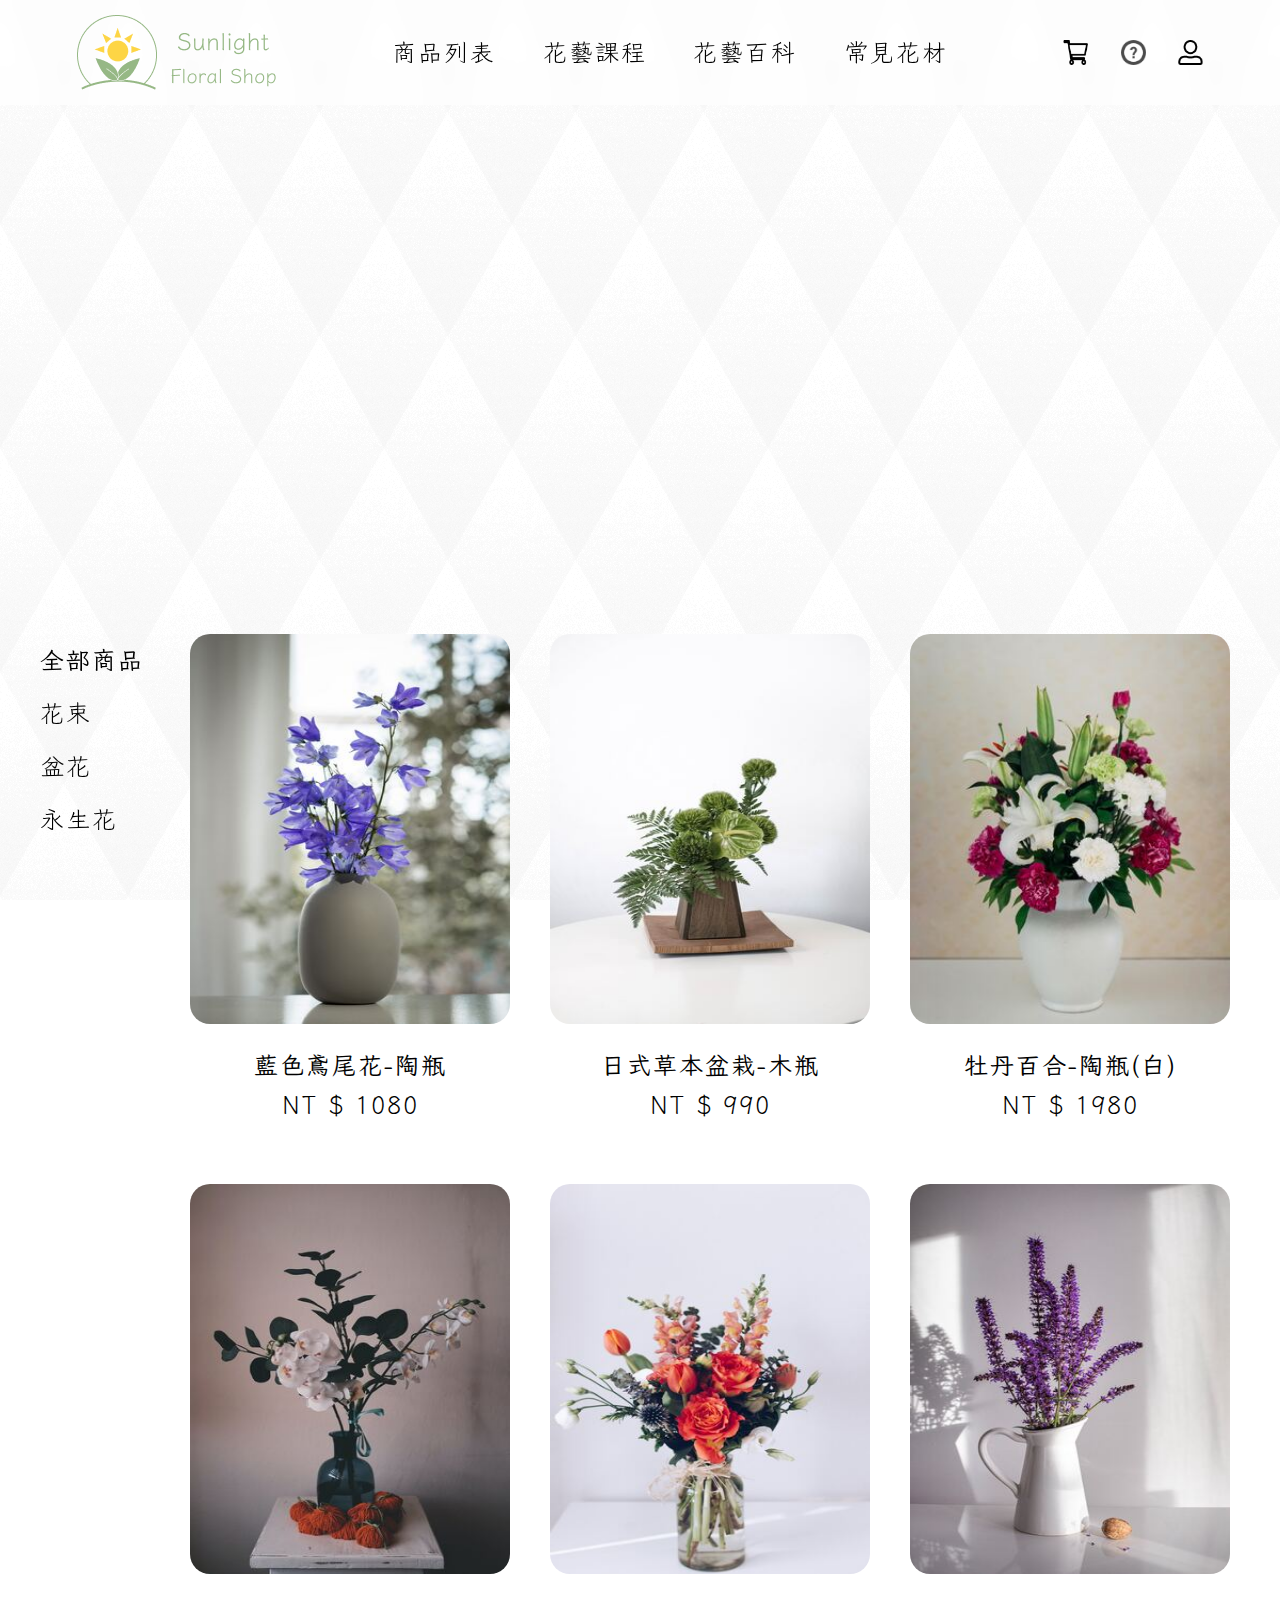
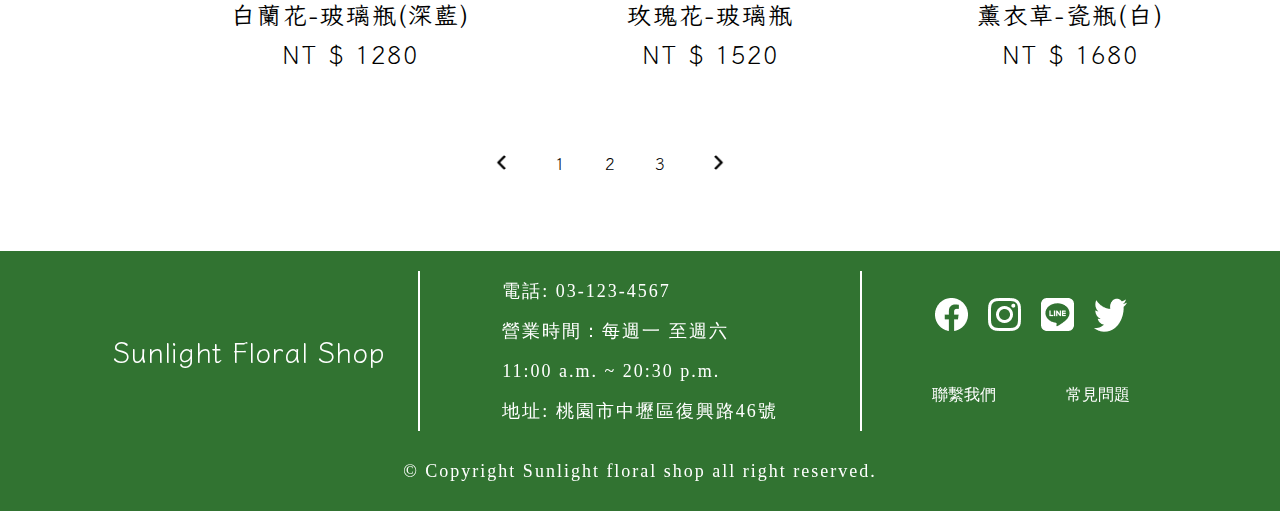
<file: item_list.html>
<!DOCTYPE html>
<html lang="en">
<head>
    <meta charset="UTF-8">
    <meta name="viewport" content="width=device-width, initial-scale=1.0">
    <title>Sunlight floral shop - 商品列表</title>
    <link rel="shortcut icon" href="./photos/icon/favicon.png">
    <link rel="stylesheet" href="./CSS_style/normalize.css">
    <link rel="stylesheet" href="./CSS_style/tempt.css">
    <link rel="stylesheet" href="./CSS_style/item_list.css">
    <link rel="stylesheet" href="./CSS_style/login.css">
<!-- 英文字體 marck script -->
    <link rel="preconnect" href="https://fonts.googleapis.com">
    <link rel="preconnect" href="https://fonts.gstatic.com" crossorigin>
    <link href="https://fonts.googleapis.com/css2?family=Marck+Script&display=swap" rel="stylesheet">
<!-- 中文字體-->
<link rel="preconnect" href="https://fonts.googleapis.com">
<link rel="preconnect" href="https://fonts.gstatic.com" crossorigin>
<link href="https://fonts.googleapis.com/css2?family=Klee+One&family=Marck+Script&display=swap" rel="stylesheet">
</head>
<body>
<div class="login_container" id="loginBox" style="display:none;">
    <div class="login_main_area" id="login_main">
        <div class="login_title">
            <h2>會員登入</h2>
            <h3>Login</h3>
        </div>
        <div class="login_block">
            <div>
                <p>帳號：</p>
                <input type="text" placeholder="請輸入會員帳號">
            </div>
            <div>
                <p>密碼：</p>
                <input type="password" placeholder="請輸入密碼">
            </div>
            <a href="#"><span>忘記密碼?</span></a>
        </div>
        <div class="login_btn">
            <a href="#" class="signup">
                <span>會員註冊</span>
            </a>
            <button class="member_login">登入</button>
            <button class="member_cancel" id="cancelBtn">取消</button>
        </div>
    </div>
</div>
<header>
    <!-- 導覽列 -->
    <nav  id="header">

        <div class="mynav">
            <div class="logo">
                <a href="./index.html"><img src="./photos/icon/logo.png" alt="logo"></a>
            </div>
            <input type="checkbox" id="nav_list">
            <ul class="nav_ul">
                <li class="mynav_list">
                    <a href="./item_list.html" >
                        商品列表
                    <ul class="item_drop">
                        <li>
                            <a href="./item_list.html">
                                花束
                            </a>
                        </li>                            
                        <li>
                            <a href="./item_list.html">
                                盆花
                            </a>
                        </li>
                        <li>
                            <a href="./item_list.html">
                                永生花
                            </a>
                        </li>
                    </ul>
                </a>
                </li>
                
                <li class="mynav_list">
                    <a href="./class.html" >
                        花藝課程
                    </a>
                </li>
                <li class="mynav_list">
                    <a href="./flowers_knowledge.html">
                        花藝百科
                    </a>
                </li>
            <li class="mynav_list">
                    <a href="./flowers_introduce.html" >
                        常見花材
                    </a>
                </li>
            </ul>
            <div class="mynav_icon">
                <a href="./cart.html" class="mynav_cart">
                    <img src="./photos/icon/icon_cart.png">
                </a>
                <a href="#" class="mynav_question">
                    <img src="./photos/icon/icon_question.png">
                </a>
                <label for="member" class="mynav_member" id="login_icon" >
                    <img src="./photos/icon/icon_member.png">
                </label>
            </div>
            <label id="navList" for="nav_list">
                <span></span><span></span><span></span>
            </label>
        </div>
    </nav>
    
</header>
<main>
    <div class="title">
        <img src="./photos/item_list/item_list-title.jpg" alt="">
        <div class="title_text">
            <h2>盆花</h2>
            <p>Potted Flower</p>
        </div>
        
    </div>
    <div class="itemlist">
        <div class="itemlist_side">
            <ul>
                <a href="javascript:;"><li>全部商品</li></a>
                <a href="javascript:;"><li>花束</li></a>
                <a href="javascript:;"><li>盆花</li></a>
                <a href="javascript:;"><li>永生花</li></a>
            </ul>
        </div>
        <div class="itemlist_main">
            <a href="./item_single.html">
                <div class="itemlist_block">
                    <img src="./photos/item_list/item_list_1.jpg" alt="item_pic1">
                    <h3>藍色鳶尾花-陶瓶</h3>
                    <p>NT $ 1080</p>
                </div>
            </a>
            <a href="./item_single.html">
                <div class="itemlist_block">
                    <img src="./photos/item_list/item_list_2.jpg" alt="item_pic2">
                    <h3>日式草本盆栽-木瓶</h3>
                    <p>NT $ 990</p>
                </div>
            </a>
            <a href="./item_single.html">
                <div class="itemlist_block">
                    <img src="./photos/item_list/item_list_3.jpg" alt="item_pic3">
                    <h3>牡丹百合-陶瓶(白)</h3>
                    <p>NT $ 1980</p>
                </div>
            </a>
            <a href="./item_single.html">
                <div class="itemlist_block">
                    <img src="./photos/item_list/item_list_4.jpg" alt="item_pic4">
                    <h3>白蘭花-玻璃瓶(深藍)</h3>
                    <p>NT $ 1280</p>
                </div>
            </a>
            
            <a href="./item_single.html">
                <div class="itemlist_block">
                    <img src="./photos/item_list/item_list_5.jpg" alt="item_pic5">
                    <h3>玫瑰花-玻璃瓶</h3>
                    <p>NT $ 1520</p>
               
                </div>
            </a>
            <a href="./item_single.html">
                <div class="itemlist_block">
                    <img src="./photos/item_list/item_list_6.jpg" alt="item_pic6">
                    <h3>薰衣草-瓷瓶(白)</h3>
                    <p>NT $ 1680</p>
                </a>
            </div>
            <div class="itemlist_page">
                <button>
                    <img src="./photos/icon/icon_arrow_left.png" alt="icon_arrow_left">
                </button>
                <a href="#">
                    <span>1</span>
                </a>
                <a href="#">
                    <span>2</span>
                </a>
                <a href="#">
                    <span>3</span>
                </a>
                <button>
                    <img src="./photos/icon/icon_arrow_right.png" alt="icon_arrow_right">
                </button>
            </div>
        </div>
        
    </div>
</main>

    
<!-- footer -->
<footer>
    <div class="footer">
        <div class="footer_main">
            <div class="footer_title">
                <h4>Sunlight Floral Shop</h4>
            </div>
            <div class="footer_contact">
                <p>電話: 03-123-4567</p>
                <p>營業時間：每週一 至週六</p>
                <p>11:00 a.m. ~ 20:30 p.m.</p>
                <p>地址: 桃園市中壢區復興路46號</p>
            </div>
            <div class="footer_followus">
                <div class="footer_icon">
                    <a href="." class="footer_fb">
                        <img src="./photos/icon/icon_fb.png" alt="facebook">
                    </a>
                    <a href="." class="footer_ig">
                        <img src="./photos/icon/icon_ig.png" alt="intasgram">
                    </a>
                    <a href="." class="footer_line">
                        <img src="./photos/icon/icon_line.png" alt="line">
                    </a>
                    <a href="." class="footer_twitter">
                        <img src="./photos/icon/icon_twitter.png" alt="twitter">
                    </a>
                </div>
                <a href=".#">常見問題</a>
                <a href=".#">聯繫我們</a>
            </div>
        </div>
    
        <div class="footer_copyright">
            <p>© Copyright Sunlight floral shop all right reserved.</p>
        </div>
    </div>
</footer>
<script src="./JavaScript/jquery-3.7.1.js"></script>
<script src="./JavaScript/nav.js"></script>
<script src="./JavaScript/loginBox.js"></script>
</body>
</html>
</file>
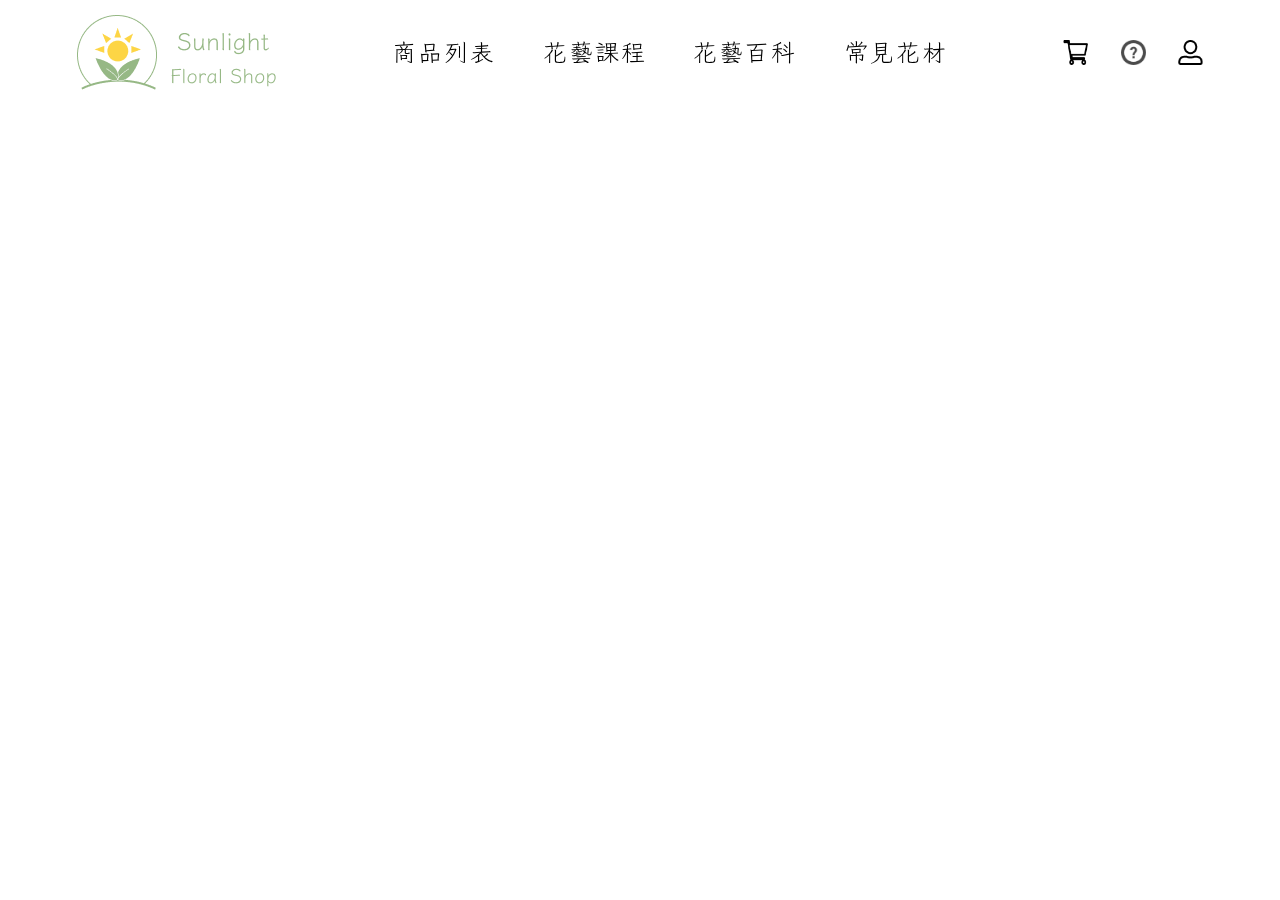
<file: nav.html>
<!DOCTYPE html>
<html lang="en">
<head>
    <meta charset="UTF-8">
    <meta name="viewport" content="width=device-width, initial-scale=1.0">
    <title>Sunlight floral shop</title>
    <link rel="shortcut icon" href="./photos/icon/favicon.png">
    <link rel="stylesheet" href="./CSS_style/normalize.css">

    <link rel="stylesheet" href="./CSS_style/tempt.css">
<!-- 英文字體 marck script -->
    <link rel="preconnect" href="https://fonts.googleapis.com">
    <link rel="preconnect" href="https://fonts.gstatic.com" crossorigin>
    <link href="https://fonts.googleapis.com/css2?family=Marck+Script&display=swap" rel="stylesheet">
<!-- 中文字體-->
<link rel="preconnect" href="https://fonts.googleapis.com">
<link rel="preconnect" href="https://fonts.gstatic.com" crossorigin>
<link href="https://fonts.googleapis.com/css2?family=Klee+One&family=Marck+Script&display=swap" rel="stylesheet">
</head>
<body>

<!-- 導覽列 -->
<header>
    <nav  id="header">

        <div class="mynav">
            <div class="logo">
                <a href="./index.html"><img src="./photos/icon/logo.png" alt="logo"></a>
            </div>
            <input type="checkbox" id="nav_list">
            <ul class="nav_ul">
                <li class="mynav_list">
                    <a href="./item_list.html" >
                        商品列表
                    <ul class="item_drop">
                        <li>
                            <a href="./item_list.html">
                                花束
                            </a>
                        </li>                            
                        <li>
                            <a href="./item_list.html">
                                盆花
                            </a>
                        </li>
                        <li>
                            <a href="./item_list.html">
                                永生花
                            </a>
                        </li>
                    </ul>
                </a>
                </li>
                
                <li class="mynav_list">
                    <a href="./class.html" >
                        花藝課程
                    </a>
                </li>
                <li class="mynav_list">
                    <a href="./flowers_knowledge.html">
                        花藝百科
                    </a>
                </li>
            <li class="mynav_list">
                    <a href="./flowers_introduce.html" >
                        常見花材
                    </a>
                </li>
            </ul>
            <div class="mynav_icon">
                <a href="./cart.html" class="mynav_cart">
                    <img src="./photos/icon/icon_cart.png">
                </a>
                <a href="#" class="mynav_question">
                    <img src="./photos/icon/icon_question.png">
                </a>
                <label for="member" class="mynav_member" id="login_icon" >
                    <img src="./photos/icon/icon_member.png">
                </label>
            </div>
            <label id="navList" for="nav_list">
                <span></span><span></span><span></span>
            </label>
        </div>
    </nav>
   
</header>
</body>
</html>
</file>
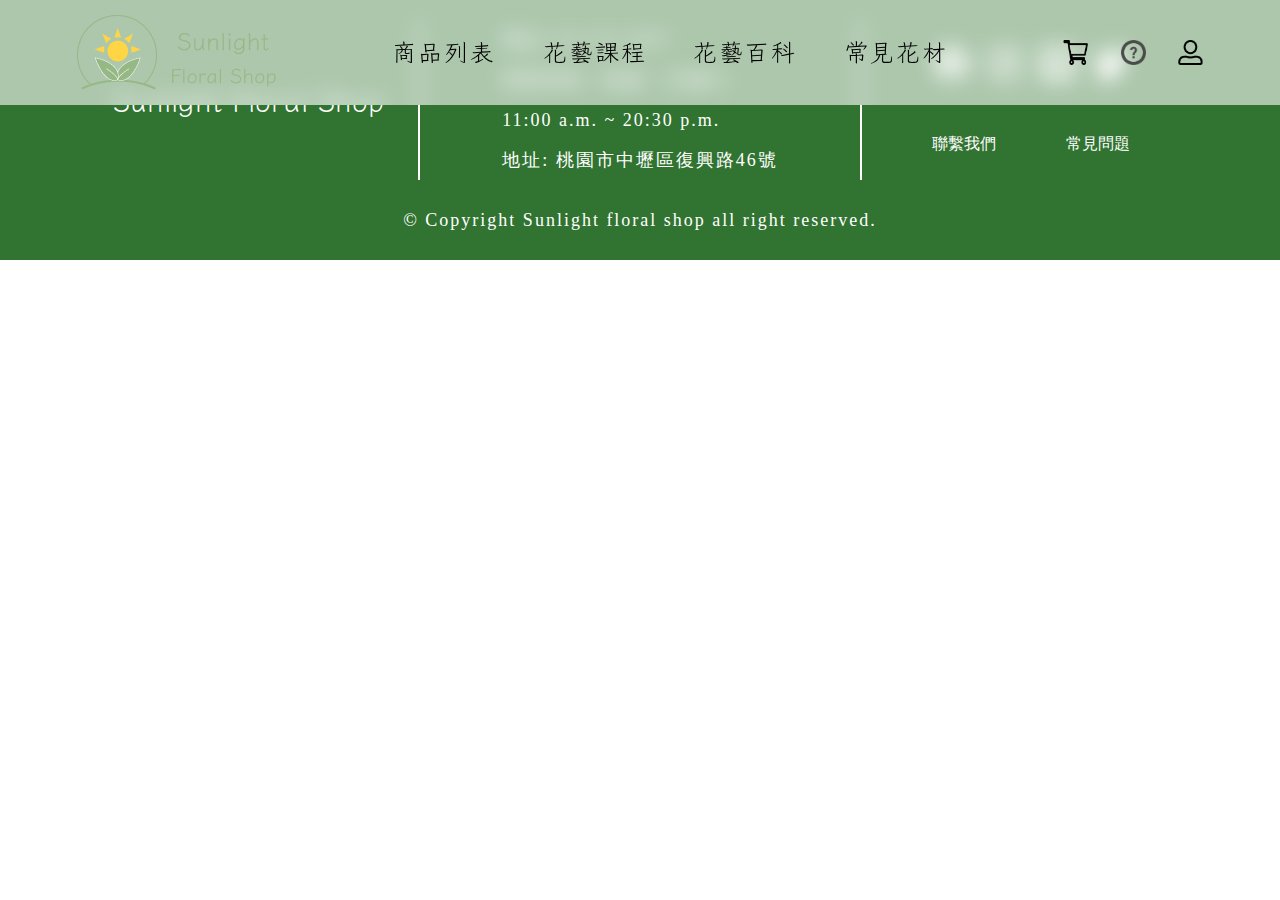
<file: tempt.html>
<!DOCTYPE html>
<html lang="en">
<head>
    <meta charset="UTF-8">
    <meta name="viewport" content="width=device-width, initial-scale=1.0">
    <title>Sunlight floral shop</title>
    <link rel="shortcut icon" href="./photos/icon/favicon.png">
    <link rel="stylesheet" href="./CSS_style/normalize.css">

    <link rel="stylesheet" href="./CSS_style/tempt.css">
<!-- 英文字體 marck script -->
    <link rel="preconnect" href="https://fonts.googleapis.com">
    <link rel="preconnect" href="https://fonts.gstatic.com" crossorigin>
    <link href="https://fonts.googleapis.com/css2?family=Marck+Script&display=swap" rel="stylesheet">
<!-- 中文字體-->
<link rel="preconnect" href="https://fonts.googleapis.com">
<link rel="preconnect" href="https://fonts.gstatic.com" crossorigin>
<link href="https://fonts.googleapis.com/css2?family=Klee+One&family=Marck+Script&display=swap" rel="stylesheet">
</head>
<body>

    <header>
<!-- 導覽列 -->
<nav  id="header">
    <div class="mynav">
        <div class="logo">
            <a href="./index.html"><img src="./photos/icon/logo.png" alt="logo"></a>
        </div>
        <input type="checkbox" id="nav_list">
        <ul class="nav_ul">
            <li class="mynav_list">
                <a href="./item_list.html" >
                    商品列表
                <ul class="item_drop">
                    <li>
                        <a href="./item_list.html">
                            花束
                        </a>
                    </li>                            
                    <li>
                        <a href="./item_list.html">
                            盆花
                        </a>
                    </li>
                    <li>
                        <a href="./item_list.html">
                            永生花
                        </a>
                    </li>
                </ul>
            </a>
            </li>
            
            <li class="mynav_list">
                <a href="./class.html" >
                    花藝課程
                </a>
            </li>
            <li class="mynav_list">
                <a href="./flowers_knowledge.html">
                    花藝百科
                </a>
            </li>
        <li class="mynav_list">
                <a href="./flowers_introduce.html" >
                    常見花材
                </a>
            </li>
        </ul>
        <div class="mynav_icon">
            <a href="./cart.html" class="mynav_cart">
                <img src="./photos/icon/icon_cart.png">
            </a>
            <a href="#" class="mynav_question">
                <img src="./photos/icon/icon_question.png">
            </a>
            <a href="./login.html" class="mynav_member">
                <img src="./photos/icon/icon_member.png">
            </a>
        </div>
        <label for="nav_list">
            <img src="./photos/icon/icon_list.png" alt="">
        </label>
    </div>
</nav>
    </header>



<!-- footer -->
<footer>
    <div class="footer">
        <div class="footer_main">
            <div class="footer_title">
                <h4>Sunlight Floral Shop</h4>
            </div>
            <div class="footer_contact">
                <p>電話: 03-123-4567</p>
                <p>營業時間：每週一 至週六</p>
                <p>11:00 a.m. ~ 20:30 p.m.</p>
                <p>地址: 桃園市中壢區復興路46號</p>
            </div>
            <div class="footer_followus">
                <div class="footer_icon">
                    <a href="." class="footer_fb">
                        <img src="./photos/icon/icon_fb.png" alt="facebook">
                    </a>
                    <a href="." class="footer_ig">
                        <img src="./photos/icon/icon_ig.png" alt="intasgram">
                    </a>
                    <a href="." class="footer_line">
                        <img src="./photos/icon/icon_line.png" alt="line">
                    </a>
                    <a href="." class="footer_twitter">
                        <img src="./photos/icon/icon_twitter.png" alt="twitter">
                    </a>
                </div>
                <a href=".#">常見問題</a>
                <a href=".#">聯繫我們</a>
            </div>
        </div>
    
        <div class="footer_copyright">
            <p>© Copyright Sunlight floral shop all right reserved.</p>
        </div>
    </div>
</footer>
<script src="./JavaScript/nav.js"></script>
</body>
</html>
</file>
<file: CSS_style/tempt.css>
*{
    box-sizing: border-box;
    margin: 0;    
}


html,body{
    scroll-behavior: smooth;

}

h1,h2,h3,h4,p,ul,li:not(.footer p,ul,li), a, 
input, button{
    font-family: 'Klee One';
}

h1, h2{
    font-size: 32px;
    letter-spacing: 6px;
    line-height: 60px;
}

h2{
    font-size: 28px;
}

h3{
    font-size: 24px;
    letter-spacing: 2px;
    line-height: 40px;
}

h4{
    font-size: 18px;
    font-weight: normal;
    line-height: 40px;
}



p, ul, li:not(.footer p,ul,li), button{
    line-height: 40px;
    font-size: 18px;
    letter-spacing: 2px;
    
}

@media(max-width:768px){
    h1{
        font-size: 26px;
    }
    h2{
        font-size: 22px;
    }
    h3{
        font-size: 18px;
    }
    h4{
        font-size: 16px;
    }
    p, ul, li:not(.footer p,ul,li), button{
        font-size: 16px;
        line-height: 30px;
    }

    h1,h2{
        line-height: 40px;
    }
}

@media(max-width:400px){
    h1{
        font-size: 24px;
    }
    h2{
        font-size: 20px;
    }
    h3{
        font-size: 16px;
    }
    h4{
        font-size: 16px;
    }
    p, ul, li:not(.footer p,ul,li), button{
        font-size: 16px;
        line-height: 30px;
    }

    h1,h2,h3,h4{
        line-height: 20px;
    }
}


ul{
list-style: none;
padding: 0;
margin: 0;
}

a{
text-decoration: none;
color: #000;
}
button, button>p{
    font-size: 24px;
    border: none;
    border-radius: 10px;
    background-color: rgba(0,0,0,0);
}

header{
    top: 0;
    z-index: 5;
}
main{
    width: 100%;
    margin: 0 auto;
    margin-top: 120px;
    display: flex;
    flex-direction: column;
    align-items: center;
    /* overflow: hidden; */
}


img{
    vertical-align: middle;
}

input[type=number]::-webkit-inner-spin-button,
input[type=number]::-webkit-outer-spin-button{
    appearance: none;
    margin: 0;
}

input{
    background-color: rgba(0,0,0,0);
}



/* 導覽列 */

.smallPanel{
    transform: translateY(-100%);
    overflow: hidden;
    transition: all 1s;
}

nav{
    width: 100%;
    background-color: rgba(255,255,255,.6); 
    backdrop-filter: blur(10px);
    display: flex;
    justify-content: center;
    z-index: 3;   
    transition: all 1s; 
    position: fixed;
    top: 0;
}
.mynav img:first-child{
    padding: 5px;
}
.mynav{
    width: 100%;
    max-width: 1200px;
    padding: 10px 0;
    display: flex;
    justify-content: space-around;
    align-items: center;
    top: 0;
    z-index: 2;

}

.mynav>ul{
    display: flex;
    width: 650px;
    justify-content: space-evenly;
}

.mynav_list::after{
    content:"";
    display: block;
    height: 3px;
    width: 100%;
    background-color: #317331;
    transition: 0.3s;
    transform: scaleX(0);
}

.mynav_list:not(.mynav_list:first-child):hover::after{
    transition: 0.3s;
    transform: scaleX(0.8);    
}

.mynav_icon{
    width: 150px;
    display: flex;
    justify-content: space-between;
}

.mynav_icon img{
    width: 35px;
    height: 35px;
}

.mynav_list a{
    color:#000;
    font-size: 24px;
    display: block;
}

.mynav_list{
    text-align: center;
}

.mynav>label, .mynav>input#nav_list{
    display: none;
}

#navList>span{
    width: 100%;;
    height: 5px;
    background-color: #317331;
    position: relative;
    transition: transform 0.5s ease-in-out, top 0.5s ease-in-out 0.6s;
    top: 0;
    opacity: 1;
}

#navList>span+span{
    margin-top: 6px;
   
}

input#nav_list:checked~#navList>span:nth-child(1){
    /* margin: 6px + height: 5px */
    top: 11px;
    transform: rotate(-45deg);
    transition: top 0.5s ease-in-out, transform 0.5s ease-in-out 0.5s;
}

input#nav_list:checked~#navList>span:nth-child(2){
    opacity: 0;
}

input#nav_list:checked~#navList>span:nth-child(3){
    top: -11px;
    transform: rotate(45deg);
    transition: top 0.5s ease-in-out, transform 0.5s ease-in-out 0.5s;
}

@media(max-width:768px){
    .mynav>input{
        display: none;
    }

    .mynav>label{
        display: flex;
        flex-direction: column;
        justify-content: center;
        height: 50px;
        width: 30px;
    }

    .logo img{
        width: 150px;
    }

    .mynav>ul{
        flex-direction: column;
        padding-top: 100px;
        position: absolute;
        top: 82px;
        height: 100vh;
        display: none;
        background-color: rgba(255,255,255,.8); 
    }
    .mynav>ul img{
        display: block;
    }

    .mynav>ul>li{
        margin: 10px;
    }

    .mynav_icon{
        width: 200px;
        display: flex;
        justify-content: space-between;
    }


    .nav_ul>li:hover::after,
    .mynav_list:not(.mynav_list:first-child):hover::after{
        transition: 0.3s;
        transform: scaleX(0.2);    
    }
}


@media(max-width:440px){
    header{
        position: static;
    }
    .mynav{
        max-width: 400px;
    }

    .mynav_icon{
        width: 150px;
    }
}



/* 導覽列_下拉選單 */
.item_drop{
    padding: 0 auto;
    background-color: rgba(255,255,255,.7); 
    backdrop-filter: blur(30px);
    display: flex;
    flex-direction: column;
    justify-content: center;
    position: absolute;
    border-radius: 10px;
    max-height: 0;
    display: none;
    z-index: 99; 
    /* 以免被其他區塊遮到 */
}

.item_drop li{
    padding: 10px;
    width: 100px;
    text-align: center;
}

.mynav_list:first-child:hover .item_drop{
    max-height: 100vh;
    display: block;
    transition: 1s;
}

@media (max-width:768px){
    .mynav_list:first-child:hover .item_drop{
        display: none;
    }
}




/* footer */
footer{
    background-color: #317331;  
    width: 100%;
}
.footer{
    width: 1200px;
    margin: auto;
    padding: 20px 0px;
    position: relative;
    display: flex;
    flex-direction: column;
}


.footer_title{
    width: 30.3333%;
    border-right: 2px solid #fff;
    display: flex;
    align-items: center;
    justify-content: center;
}

.footer_main{
    display: flex;
    justify-content: space-between;
    padding: 0 40px;
    
}

.footer_followus{
    border-left: 2px solid #fff;
    display: flex;
    flex-direction: row-reverse;
    flex-wrap: wrap;
    width: 30.333333%;
    justify-content: space-evenly;
    align-items: center;
    z-index: 2;
}

.footer_contact{
    display: flex;
    flex-direction: column;
    justify-content: center;
}

.footer_icon{
    width: 100%;
    display: flex;
    justify-content: center;
}

.footer_icon>a{
    margin: 0 10px;
}

.footer p, .footer_followus a{
    color: #fff;
    font-family: '微軟正黑體';
    text-align: left;
}
.footer h4{
    color: #fff;
}
.footer_copyright{
    margin-top: 20px;
    width: 100%;
}
.footer_copyright p{
    text-align: center;
}

.footer_title h4{
    font-size: 28px;
    text-align: center;
    width: 280px;
    line-height: 40px;
}

@media(max-width:768px){
   .footer{
        width: 600px;
        padding: 30px 0;
    }
    .footer_main{
        flex-wrap: wrap;
    }
    .footer_title{
        width: 100%;
        border: none;
        padding-bottom: 30px;
        border-bottom: 2px solid #fff;
    }

    .footer_icon img{
        width: 30px;
        height: 30px;
    }

    .footer_contact,
    .footer_followus{
        padding: 20px 0;
        width: 50%;
    }

}

@media(max-width:440px){
    .footer{
         width: 400px;
         padding: 20px 0;
     }

     .footer_main{
        width: 400px;
        align-items: center;
     }
     .footer_title{
        padding-bottom: 10px;
        border: none;
        border-bottom: 2px solid #fff;
     }

     .footer_contact,
     .footer_followus{
        padding: 10px 0;
        width: 100%;
    }

    .footer_contact p{
        text-align: center;
    }

    .footer_icon{
        
        margin-bottom: 10px;
    }

     .footer_icon img{
        width: 25px;
        height: 25px;
    }

    .footer_followus{
        border-top: 2px solid #fff;
        border-left: none;
        padding: 20px 0;
    }

    .footer_followus>a{
        text-align: left;
    }
 
 }
</file>
<file: CSS_style/index_style.css>
body{
    background-image: url(../photos/index/white-diamond.png);
    background-attachment: fixed;
}


/* banner */
.banner{
    width: 1200px;
    margin: auto;
    padding-top: 80px;
    padding-bottom: 80px;
    position: relative;
    z-index: 2;
}

.banner_container{
    height: 600px;
    width: 1100px;
    margin: auto;
    border-radius: 490px 343px 539px 392px/240px 300px 240px 360px;
    display: flex;
    align-items: center;
    overflow: hidden;
}

#bannerImg{
    position: relative;
    display: flex;
}

#bannerImg>li{
    float: left;
}

#bannerBtn li{
	width: 20px;
	height: 20px;
	background-color: #ccc;
	border-radius: 50%;
	display: inline-block;
	margin: 8px;
}

#bannerBtn li.clicked{
	background-color: #666;
    z-index: 10;
}

#bannerBtn{
	/* ul */
	/* 讓按鈕置中對齊 */
	text-align: center;
	width: 100%;
	height: 50px;
}

/* banner_插圖 */

.banner_sun{
    width: 140px;
    height: 140px;
    position: absolute;
    top: 120px;
    left:70px;
    z-index: 5;
}
.banner_sun>div:first-child{     
    background-image: url(../photos/index/index_banner_4-2.png);
    background-position: center;
    width: 140px;
    height: 140px;
    border-radius: 50%;
    animation: banner1 30s 0s linear infinite;
    transform-origin: center;
    translate: 0px 0px;
}

.banner_sun>div:last-child{ 
    background-image: url(../photos/index/index_banner_4-1.png);
    background-repeat: no-repeat;
    background-position: center;
    width: 100%;
    height: 100%;
    position: absolute;
    top: 0;
    right: 0;
}
.banner>img:nth-child(1){
    position: absolute;
    bottom: -120px;
    right: 120px;
}
.banner>img:nth-child(2){
    position: absolute;
    top: 0;
    right: 100px;
    z-index: 10;
}

.banner>img:nth-child(3){
    position: absolute;
    top: 30px;
    right: 240px;
    z-index: 10;
}

/* 手機板banner圖片 */
@media (max-width:768px){
    .banner{
        width: 600px;
        padding-top: 0px;
        padding-bottom: 40px;
    }

    .banner_container{
        width: 600px;
        height: 350px;
        border-radius: 20px;
        overflow: hidden;
    }

    .banner_container>ul>li>img{
        width: 100%;
    }
    .banner_sun{
        width: 100px;
        height: 100px;
        top: 10px;
        left:-5px;
    }

    .banner_sun>div:first-child{     
       width: 100px;
       height: 100px;
       background-size: cover;
    }
    
    .banner_sun>div:last-child{ 
        background-size: cover;
        width: 70px;
        height: 70px;
        position: absolute;
        top: 14px;
        left: 14.5px;
    }

    .banner>img:nth-child(1){
        width: 150px;
        height: 150px;
        background-size: cover;
        bottom: -50px;
        right: 60px;
    }
    .banner>img:nth-child(2){
        position: absolute;
        top: -50px;
        right: 50px;
        z-index: 10;
        width: 75px;
        height: 75px;
        background-size: cover;
    }
    
    .banner>img:nth-child(3){
        position: absolute;
        top: -50px;
        right: 160px;
        z-index: 10;
    }

    #bannerBtn li{
        width: 15px;
        height: 15px;
    }

}

@media (max-width:440px){
    .banner,
    .banner_container{
        width: 400px;
    }

    .banner>img:nth-child(1){
        width: 100px;
        height: 100px;
        background-size: cover;
        bottom: -50px;
        right: 60px;
    }
    .banner>img:nth-child(2){
        position: absolute;
        top: -10px;
        right: 50px;
        z-index: 10;
        width: 60px;
        height: 60px;
        background-size: cover;
    }
    
    .banner>img:nth-child(3){
        position: absolute;
        top: -10px;
        right: 120px;
        z-index: 10;
    }
}


@keyframes banner1{
    0%{
    transform: rotate(0deg);
    translate: 0px 0px;
    }
    100%{
        transform: rotate(360deg);
        translate: 0px 0px;
    }
}

.banner_text{
    font-size: 28px;
    margin: auto;
    margin-left: 5%;
    display: flex;
    position: absolute;
}

.banner_text p{
    font-size: 32px;
    width: 300px;
    padding-bottom: 5px;
    color: #fff;
}

.banner_text p::after{
    content:"";
    display: block;
    height: 3px;
    background-color: #317331;
    opacity: 0;
    animation: banner_text_border 1s 0.5s linear forwards;
}

.banner_text span{
    /* color: rgb(48, 92, 78); */
    font-size: 40px;
    position: relative;
    opacity: 0;
    animation: banner_title 1s 1.5s linear forwards; 
}

/* 手機板banner文字 */
@media (max-width:768px){
    .banner_text p{
        width: 220px;
        font-size: 24px;

    }
    .banner_text span{
        font-size: 28px;
        animation: banner_title_rwd 1s 1.5s linear forwards; 
    }
}


@keyframes banner_text_border{
    0%{
        width: 0%;
        opacity: 0;
    }
    100%{
        width: 100%;
        opacity: 1;
    }
}

@keyframes banner_title{
    0%{
        opacity: 0;
        bottom: 0px;
    }
    100%{
        opacity: 1;
        bottom: -50px;
    }
}
@keyframes banner_title_rwd{
    0%{
        opacity: 0;
        bottom: 0px;
    }
    100%{
        opacity: 1;
        bottom: -40px;
    }
}


/* 關於我們圖片 */
.aboutus{
    width: 1200px;
    margin: 0 auto;
    margin-top: 120px;
    display: flex;
    flex-direction: column;
    align-items: center;
    justify-content: space-between;
}
.aboutus_block>div{
    width: 800px;
    display: flex;
    gap: 15px;
    align-items: center;
}

.aboutus_img{
    overflow: hidden;
}

.aboutus_block>div img{
    transition: 1s;
    vertical-align: middle;
}

.aboutus_block>div img:hover{
    transform: scale(1.1);
}

@media (max-width:768px){
    .aboutus{
        width: 600px;
        margin-top: 30px;
        padding-bottom: 0;
    }

    .aboutus_block>div{
        width: 50%;
    }
    .aboutus_block>div:first-child{
        height: 200px;
        background-image: url(../photos/index/index_aboutus_rwd.png);
        background-size: cover;
        background-position: center;
        border-radius: 15px;
        margin: 0;
    }

    .aboutus_img{
        display: none;
    }
}

@media (max-width:440px){
    .aboutus{
        width: 400px;
    }
    .aboutus_block{
        align-items: center;
    }

    .aboutus_block>div:first-child{
        width: 60%;
        height: 250px;
    }

}


/* 關於我們 文字 */
.aboutus p{
    width: 320px;
    text-align: justify;
}

.aboutus h3{
    width: 500px;
    font-size: 50px;
    font-family: 'marck script';
    text-align: center;
    color: #B8B8B8;
    position: absolute;
    top: -120px;
    left: -250px;
    letter-spacing: 2px;
    z-index: -1;
}

.aboutus_text{
    height: 100%;
    display: flex;
    flex-direction: column;
    padding-left: 20px;    
    position: relative;
    justify-content: center;
}

.aboutus_text>div{
    display: flex;
    justify-content: center;
}

.aboutus_block{
    width: 100%;
    display: flex;
    align-items: center;
    justify-content: space-evenly;
    
}

@media (max-width:768px){
    .aboutus p{
        width: 200px;
    }

    .aboutus h3{
        width: 400px;
        font-size: 28px;
        top: 90px;
        left: -250px;
        z-index: 2;
    }


}

@media(max-width:440px){
    .aboutus_text>h3{
        display: none;
    }

    .aboutus p{
        width: 180px;
    }
}

/* 商品種類 */
.producttype{
    width: 1200px;
    margin: 0 auto;
    margin-top: 100px;
    display: flex;
    flex-direction: column;
    align-items: center;
    justify-content: center;
    overflow: hidden;
}

.producttype_main{
    position: relative;
    /* 次標題絕對定位 */
    z-index: 1;
    /* z-index設1, 以免擋到a標籤 */

}

.producttype_block{
    width: 1200px;
    margin-top: 20px;
    display: flex; 
    justify-content: space-between;
    overflow: hidden;
}

.producttype_block:nth-child(2){
    flex-direction: row-reverse;
    position: relative;
}



.producttype_main img{
    width: 500px;
    background-repeat: no-repeat;
    background-size: cover;
    background-position: center;
}
.producttype_title{
    width: 150px;
    height: 60px;
    background-color: #E7F1DC;
    position: absolute;
    right: -20px;
    top: 20px;
    z-index: 3;
}

.producttype_block:nth-child(2) .producttype_title{
    width: 150px;
    height: 60px;
    background-color: #E7F1DC;
    position: absolute;
    left: -20px;
    top: 20px;
    z-index: 3;
}

.producttype_title::after{
    content:"";
    width: 20px;
    height: 15px;
    clip-path: polygon(0% 0%, 100% 0%, 0% 100%);
    background-color: #808B75;
    position: absolute;
    right: 0px;
    top: 60px;
}

.producttype_block:nth-child(2) .producttype_title::after{
    content:"";
    width: 20px;
    height: 15px;
    clip-path: polygon(0% 0%, 100% 0%, 100% 100%);
    background-color: #808B75;
    position: absolute;
    left: 0px;
    top: 60px;
}

.producttype_title>h3{
    text-align: center;
    line-height: 60px;
}

.producttype_smallpic{
    display: flex;
    flex-direction: column;
    justify-content: flex-end;
}

.producttype_smallpic p{
    width: 100%;
    padding: 40px 60px;
    align-self: center;
    text-align: justify;

}

.producttype_smallpic>div{
    width: 700px;
    display: flex;
    align-items: flex-end;
    justify-content: space-evenly;
    overflow: hidden;
}

.producttype_block .producttype_smallpic>div>div{
    overflow: hidden;
    margin-left: 10px;
}

.producttype_block:nth-child(2) .producttype_smallpic>div{
    margin-right: 10px;
}

.producttype_smallpic>div img{
    width: 350px;
    height: 240px;
    background-repeat: no-repeat;
    background-size: cover;
    background-position: center;
}

.producttype_block:nth-child(2) .producttype_smallpic img{
    padding-left: 0;
    padding-right: 10px;
}

/* 商品種類_手機板區塊 */
@media(max-width:768px){
    .producttype{
        margin-top: 40px;
        width: 600px;
    }
    .producttype_block{
        align-items: flex-end;
        width: 600px;
        margin-top: 10px;
    }
    .producttype_main img{
        width: 250px;
    }

    .producttype_smallpic>div{
        width: 350px;
    }
    .producttype_smallpic>div img{
        width: 160px;
        height: 130px;
    }

    .producttype_smallpic p{
        line-height: 30px;
        padding: 10px 10px;
        width: 80%;    
    }

    .producttype_block:nth-child(2) .producttype_smallpic img{
        padding: 0;
    }

    .producttype_smallpic:nth-child(2) img{
        width: 160px;
        height: 130px;
        background-size: cover;
    }

    .producttype_main>.producttype_title,
    .producttype_block:nth-child(2) .producttype_title{
        height: 40px;
        width: 100px;
    }

    .producttype_title>h3{
        line-height: 40px;
    }

    .producttype_title::after,
    .producttype_block:nth-child(2) .producttype_title::after{
        top: 40px;
    }
}

@media(max-width:440px){
    .producttype,
    .producttype_block{
        width: 400px;
    }

    .producttype_smallpic>div{
        display: none;
    }
    .producttype_main img{
        width: 200px;
    }
}

.producttype_text{
    width: 600px;
    margin: auto 0;
    display: flex;
    justify-content: flex-end;
    align-items: flex-end;
}

.producttype>div:first-child{
    width: 250px;
    display: flex;
    align-items: center;
    justify-content: space-between;
    margin-bottom: 50px;
}

.producttype_smallpic img:not(.producttype_mainpic):hover{
    transform: scale(1.1);
    transition: 1s;
}

.producttype img{
    transition: 1s;
}

@media(max-width:768px){
    .producttype_text{
        width: 250px;
    }
}

@keyframes producttype {
    100%{
        opacity: 1;
        left: 0;
    }
    
}

/* hover區塊設定 */
.producttype_mainpic_container{
    position: relative;
    z-index: -1;

}
.producttype_hover{
    text-align: center;
    vertical-align: middle;
    width: 100%;
    height: 100%;
    transform: scale(0);
    overflow: hidden;
    /* background-color: rgba(51, 110, 51, 0.4); */
    background-color: rgba(0,0,0,.3);
    backdrop-filter: blur(10px);
    /* 在區塊背景加入特效 */
    position: absolute;
    top: 0;
    left: 0;
    transition: .8s;
    display: flex;
    align-items: center;
    color: #fff;
    z-index: 2;
}

.producttype_hover p{
    text-align: center;
    width: 100%;
    font-size: 32px;
    font-weight: bold;
}


.producttype_main:hover .producttype_hover{
    transform: scale(.999);
}

@media (max-width:768px){
    .producttype_hover p{
        font-size: 16px;
    }

    .producttype_hover{
        transform: scale(1);
        backdrop-filter: blur(0px);
    }
}



/* 活動消息區塊 */

.news_bg{
    width: 100%;
    margin: auto;
    margin-top: 60px;
    background: linear-gradient(
        #fff0 0%,
        #fff0 40%,
        #E7F1DC 40%,
        #E7F1DC 100%
    );
    display: flex;
    justify-content: center;
}
.news{
    width: 100%;
    max-width: 1200px;
    display:flex;
    justify-content: center;
    flex-direction: column;
    align-items: center;
    padding-bottom: 100px;
}

.news>div:first-child{
    width: 330px;
    display: flex;
    align-items: center;
    justify-content: center;

}
.news_main{
    width: 100%;
    display:flex;
    justify-content: space-between;
    margin-top: 20px;
    position: relative;
}

.news_block{
    display: flex;
    flex-direction: column;
}

.news_block img{
    width: 380px;
    height: 300px;
    background-size: cover;
    overflow: hidden;
    border-radius: 20px;
}

.news_block h3{
    text-align: center;
    margin-top: 20px;
    margin-bottom: 20px;
}

.news_block p{
    width: 350px;
    text-align:justify;
}

.news_text{
    display: flex;
    flex-direction: column;
    align-items: center;
}

@media(max-width:768px){

    .news{
        width: 600px;
    }
    .news_main{
        margin: auto;
        width: 100%;
        gap: 40px;
        flex-wrap: wrap;
        justify-content: center;
        align-items: center;
    }

    .news_bg{
        margin: auto;
        background: none;
        align-items: center;
        width: 100%;
    }

}

@media (max-width:440px){
    .news{
        width: 400px;
    }
}

/* 各區塊h2標題樣式 */
h2{
    text-align: center;
    line-height: 60px;
}

.aboutus_text h2:nth-child(2),
.producttype h2:nth-child(2),
.news h2:nth-child(2){
    font-size: 20px;
    text-align: center;
}



.aboutus_text>div,
.producttype>div:first-child,
.news>div:first-child{
    display: flex;
    flex-direction: column;
    margin-bottom: 20px;
    margin-top: 20px;
}

.aboutus_text>div>h2:first-child::after,
.producttype>div>h2:first-child::after,
.news>div:first-child>h2:first-child::after{
    content: "";
    display: block;
    width: 100%;
    height: 3px;
    background-color: #3C8D3C;
}

.producttype>div:first-child>h2{
    width: 350px;
}

@media (max-width:768px){
    h2{
        letter-spacing: 1px;
        line-height: 40px;
    }


    .aboutus_text>div>h2:first-child::after,
.producttype>div>h2:first-child::after,
.news>div:first-child>h2:first-child::after{
    height: 2px;
}

.producttype>div:first-child>h2{
    width: 250px;
}
}
</file>
<file: CSS_style/login.css>
.login_container input{
    border: none;
    border-bottom: 1px solid #8A8A8A;
    line-height: 40px;
    flex-grow: 1;
    font-size: 16px;
    padding-left: 20px;
}

.login_container{
    position: fixed;
    width: 100%;
    height: 100%;
    top: 0;
    background-color: rgba(150, 150, 150, 0.5);
    z-index: 5;
    display: flex;
    align-items: center;
}

.login_main_area{
    width: 400px;
    margin: auto;
    margin-top: 80px;
    border-radius: 20px;
    box-shadow: 5px 5px 6px #8A8A8A;
    background-color: #fff;
    display: flex;
    flex-direction: column;
    align-items: center;
    padding: 60px;
}

/* 標題區塊 */
.login_title{
    margin-bottom: 40px;
}
.login_title h2, .login_title h3{
    /* border: 1px solid #000; */
    text-align: center;
}

.login_title h2::after{
    content: "";
    display: block;
    width: 100%;
    height: 3px;
    background-color: #317331;
}

/* 帳號密碼輸入區塊 */

.login_block{
    display: flex;
    flex-direction: column;
    width: 300px;
}

.login_block>div{
    margin: 20px 0;
    display: flex;
    justify-content: center;
    align-items: center;
}

.login_block>div>p{
    text-align: center;
}

.login_container a{
    align-self: flex-end;
    font-size: 16px;
    color: #8A8A8A;
}

/* 按鈕區塊 */

.login_btn{
    display: flex;
    flex-direction: column;
    align-items: center;
    justify-content: center;
    width: 300px;
}

.login_btn> .signup{
    align-self: flex-start;
    margin-top: 40px;
    color: #8A8A8A;
}

.member_login, .member_cancel{
    width: 100%;
    margin-top: 20px;
    line-height: 50px;
}

.login_btn>.member_login{
    background-color: #3C8D3C;
    color: #fff;
    font-size: 18px;
}

.login_btn>.member_cancel{
    border: 1px solid #3C8D3C;
    color: #3C8D3C;
    font-size: 18px;
}
</file>
<file: CSS_style/cart.css>
li{
   font-size: 18px;
}

main{
   margin-bottom: 100px;
}

body{
   background-image: url(../photos/index/white-diamond.png);
   background-attachment: fixed;
}



.cart{
    /* border: 1px solid #000; */
    width: 1200px;
    margin: auto;
}
main>h2:first-child{
    /* border: 1px solid #000; */
    width: 200px;
    
    text-align: center;
    border-bottom: 3px solid #317331;
    margin: auto;
}

.title{
    /* border: 1px solid #000; */
    margin-top: 60px;
    background-color: #317331;
    display: flex;
}

.title>ul{
    /* border: 1px solid #000; */
    width: 100%;
    color: #fff;
    display: flex;
    justify-content: space-evenly;
}

.title>ul>li{
   text-align: center;
}



@media(max-width:768px){
   .cart{
      width: 600px;
   }

   .title>ul>li:nth-child(3){
      display: none;
   }
   .item>div:first-child{
      width: 300px;
   }

   .item_total{
      display: none;
   }

   .btn_group{
      padding-left: 0;
   }

}

@media(max-width:440px){
   .cart{
      width: 400px;

   }

   .item>div:first-child{
      width: 150px;
   }

   .title>ul>li:nth-child(2){
      display: none;
   }
}

.item{
    display: flex;
    align-items: center;
    margin-top: 30px;
}

.item>div:first-child{
   width: 500px;
   display: flex;
   align-items: center;
}

.item>div>img{
   width: 180px;
   height: 210px;
   margin-right: 30px;
}


.item_area{
    width: 100%;
    display: flex;
    align-items: center;
}

.item_name{
    width: 200px;
}
.item_total{
   width: 250px;
   display: flex;
   justify-content: center;
}

.decrease>img,
   .increase>img{
      width: 40px;
   }

.cancel,
 .cancel img{
   transform: scale(0.8);
   background-color: rgba(0,0,0,0);
 }

.btn_group{
   width: 300px;
    display: flex;
    align-items: center;
    justify-content: center;
}

.btn_group>input{
    border: none;
    appearance:none;
    font-size: 20px;
    font-weight: bold;
    text-align: center;
    border-radius: 10px ;
    color: #000;
}

 .item_unitprice{
    text-align: right;
    width: 100px;
 }

 .itemarea:last-child::after{
    content: "";
    display: block;
    width: 100%;
    height: 2px;
    background-color: #317331;
    margin: 30px 0;
 }

 input.cart_unitprice,
 input.cart_totalprice{
   width: 80px;
   border: none;
   font-size: 20px;
   color: #000;
 }

 @media(max-width:768px){
   .item{
      justify-content: space-between;
   }

   .item>div>img{
      width: 200px;
      margin-right: 10px;
   }

   .item_total{
      display: none;
   }

   .item>div:first-child{
      width: 300px;
   }
 }

 @media(max-width:440px){
   .item{
      width: 100%;
      justify-content: center;
      align-items: center;
   }

   .item p{
      text-align: left;
      width: 100px;
   }

   .item>div>img{
      width: 80px;
      height: 95px;
      margin-right: 5px;

   }

   .decrease, .increase{
      width: 40px;
      border-radius: 0px;
   }
   
   .decrease>img, .increase>img {
      width: 30px;

   }

   .btn_group{
      width: 120px;
   }
   .btn_group>input{

      border-radius: 5px;
      font-size: 16px;
      line-height: 25px;
   }

   .cancel, .cancel>img{
      width: 30px;
      margin: 0;
   }

   li{
      font-size: 14px;
   }
   .item_text>p{
      font-size: 12px;
   }

   .item>div:first-child{
      width: 200px;
   }

   input.cart_unitprice,
   input.cart_totalprice{
      font-size: 14px;
   }

 }

 /* 下半 */
 select{
   border-radius: 5px;
 }
 .info{
    width: 1200px;
    margin: auto;
    display: flex;
    align-items: space-between;
 }
 
 .info_left{
    width: 50%;
    padding: 0 20px;
 }

 .info_right{
    width: 50%;
    padding: 0 20px;
    display: flex;
    flex-direction: column;
    align-items: center;
    justify-content: space-between;
 }

 .info_block{
    display: flex;
    justify-content: space-between;
    margin: 30px 0;
 }

 .info_block>p{
    /* background-color: #FFCD84; */
    color: #317331;
    font-weight: bold;
    text-align: center;
    border-radius: 5px;
    width: 250px;
 }

 .info_block>select{
   width: 250px;
   margin-right: 20px;
   text-align: center;
 }

 .receiver_block{
    display: flex;
    flex-direction: column;
    justify-content: space-between;    
 }

 .receiver_label{
   color: #317331;
   font-weight: bold;
    text-align: center;
    border-radius: 5px;
    width: 250px;
        
 }
 
 .receiver_block>p:not(.receiver_label){
    margin-left: 120px;  
 }

 .receiver_block>button{
    width: 500px;
    height: 50px;
    align-self: center;
    color: #317331;
    border: 2px solid #317331;
    background-color: rgba(0,0,0,0);
    margin-top: 20px;

 }

 .order_info{
    width: 100%;
    border-radius: 5px;
    margin-top: 30px;
    padding-left: 30px;
    background-color: rgba(202, 219, 193, 0.5);
    display: flex;
    flex-direction: column;
    justify-content: space-evenly;
 }

 .order_info p{
   line-height: 80px;
 }

 .order_amount{
    width: 100%;
    color: #317331;
    font-weight: bold;
    padding-left: 30px;
    font-weight: bold;
    border-radius: 10px;
 }
 .order_amount>p{
    line-height: 60px;
 }
 .info_right>button{
   background-color: #317331;
    color: #fff;
    height: 50px;
    width: 100%;
    margin-top: 20px;
 }

 @media(max-width:768px){
   .info{
      width: 600px;
      flex-direction: column;
   }

   .info_left,
   .info_right{
      width: 100%;
   }

   .info_left{
      border-bottom: 2px solid #317331;
      padding-bottom: 50px;
   
   }

   .receiver_block>button{
      width: 100%;
      font-size: 20px;
      height: 50px;
      margin-top: 20px;
   }

   .receiver_label{
      margin-bottom: 20px;
   }

   .order_info_title{
      margin-bottom: 20px;
   }

   .order_amount{
      margin: 20px 0;
   }

   .info_right>div,
   .info_right>p,
   .info_right>button{
      width: 100%;
 }
}

@media(max-width:440px){
   .info{
      width: 400px;
   }
   .info_block>p,
   .receiver_label{
      width: 100px;
      margin-right: 40px;
   }

   .receiver_block>button,
   .info_right>button{
      font-size: 18px;
      border-radius: 10px;
      height: 50px;
}
}
</file>
<file: CSS_style/class.css>
body{
    background-image: url(../photos/index/white-diamond.png);
    background-attachment: fixed;
}

.class{
    width: 100%;
    max-width: 1200px;
    height: 750px;
    margin: auto;
    display: flex;
    flex-direction: column;
    flex-wrap: wrap;
    justify-content: space-between;
    margin-bottom: 120px;
}
.class>img{
    width: 550px;
    height: 360px;
    border-radius: 20px;
    background-position: center;
    background-size: contain;
}

.title_block{
    /* border: 1px solid #000; */
    width: 547px;
    display: flex;
    justify-content: space-between;
    background-color: #FFCD84;
    border-radius: 20px;
    padding: 0 20px;
}

.title_block h3, .title_block p{
    /* border: 1px solid #000; */
    line-height: 70px;
}

.demonstrate, .class_right>ul{
    /* border: 1px solid #000; */
    padding-left: 20px;
}

ul.target, .class_right ul{
    letter-spacing: 2px;
    line-height: 40px;
    list-style: none;
    
}

.target li::before, .class_right li::before{
    content: '';
    width: 30px;
    height: 30px;
    background-image: url(../photos/icon/list_style.png);
    background-repeat: no-repeat;
    background-position: center;
    display:inline-block; 
    margin-right:5px; 
    vertical-align:middle; 
    margin-top: -6px;
}



.class_left{
    width: 550px;
}

.class_right{
    width: 550px;
    padding-top: 40px;
    display: flex;
    flex-direction: column;
    justify-content: space-between;
    align-content: space-between;

}


.class_right>ul{
    padding-bottom: 50px;   
}

.class_btn{
    display: flex;
    flex-wrap: wrap;
 }

 .decrease, .increase{
    width: 60px;
    height: 60px;
    border-radius: 10px;
    display: flex;
    align-items: center;
    justify-content: center;
 }

.decrease>p, .increase>p{   
    font-size: 24px;
    line-height: 60px;
}
 .class_btn_top>p:first-child{
    text-align: center;
    line-height: 60px;
 }

.class_btn{
    display: flex;
    align-items: space-between;
    justify-content: space-between;
}
.class_btn_top{
    display: flex;
    justify-content: flex-start;
}

.class_btn_top>p{
    font-size: 24px;
}


 .buy{
    border: 1px solid #317331;
    background-color: #317331;
    color: #fff;
    border-radius: 10px;
    padding: 0 40px;
    height: 60px;
    position: relative;
    z-index: 1;
    transition: all .5s linear;
 }

 .buy>p{
    transition: .5s;
    line-height: 60px;
    text-align: center;
    border-radius: 10px;
    font-size: 24px;
 }

 .buy::before{
    content:'';
    width: 0;
    height: 100%;
    background-color: #fff;
    border-radius: 10px;
    position: absolute;
    top: 0;
    left: 0;
    transition: .8s;
    z-index: -1;
 }

 .buy:hover::before{
    width: 100%;
 }

 .buy:hover>p{
    color: #317331;
    transition: .5s;
 }


 .btn_group{
    /* border: 1px solid #000; */
    display: flex;
    align-items: center;
    justify-content: center;
 }
 .btn_group>input{
    text-align: center;
    border: none;
    height: 60px;
    width: 60px;
    margin: 0 10px;
    font-size: 24px;
 }

 .btn_group>button>img{
    width: 40px;
    height: 40px;
 }

 @media(max-width: 768px){
    .class{
        max-width: 600px;
        height: 100%;
        flex-direction: row;
        flex-wrap: wrap;
        margin-bottom: 40px;
    }

    .class_left,
    .class_right{
        width: 100%;
        padding: 20px 0;
    }

    .title_block{
        width: 100%;
        margin-bottom: 20px;
    }

    .class>img{
        width: 290px;
        height: 200px;
    }

    .buy{
        width: 300px;
        height: 50px;
     }

     .btn_group>button,
     .btn_group>p{
        height: 50px;
        width: 50px;
     }

     .class_btn{
        align-items: center;
     }

     .class_btn>a>p,
     .class_btn_top>p,
     .btn_group>p{
        padding: 0;
        text-align: center;
        line-height: 50px;
        font-size: 20px;
     }

     .btn_group>p{
        padding: 0;
     }
     .buy P, 
     .decrease p,
     .increase p{
        font-size: 18px;
     }
    
 }

 @media(max-width:440px){
    .class{
        max-width: 400px;
        margin: auto;
    }

    .class img{
        width: 180px;
        height: 100px;
    }

    .buy{
        width: 100%;
        height: 50px;
     }

     .class_btn{
        width: 100%;
        justify-content: center;
        flex-wrap: wrap;
     }

     .title_block,
     .title_block h3,
     .title_block p{
        height: 40px;
        line-height: 40px;
     }
     ul>li, ul>li::before{
        text-indent: -2em;
        margin-left: 1em;

     }
 }
</file>
<file: CSS_style/flower_introduce.css>
body{
    background-image: url(../photos/index/white-diamond.png);
    background-attachment: fixed;
}
/* 頂部標題樣式 */
.label{
    width: 1200px;
    margin: auto;
    display: flex;
    justify-content: space-between;
}
.label button{
    border: 1px solid #317331;
    font-size: 20px;
    width: 150px;
    line-height: 50px;
    text-align: center;
    color: #317331;
    border-radius: 10px;
    box-shadow: 5px 5px 6px rgba(200,200,200,0.5);
}

/* 被選擇時的按鈕樣式 */

.label_checked{
    border:  2px solid #317331 !important;
    font-weight: bold;
    font-size: 24px !important;
}

@media (max-width:768px){
    .label{
        width: 600px;
    }

    .label button{
        width: 100px;
        font-size: 18px;
    }

    .label_checked{
        font-size: 20px !important;
    }
}

@media (max-width:440px){
    .label{
        width: 400px;
    }

    .label button{
        width: 60px;
        font-size: 14px;
        height: 40px;
        line-height: 30px;
    }

    .label_checked{
        font-size: 16px !important;
    }
}


/* 主區域樣式 */
.introduce_main{
    width: 1200px;
    margin: auto;
    margin-top: 100px;
    display: grid;
    gap: 18px;
    grid-template-columns: repeat(10, 100px);
    grid-template-rows: repeat(10,100px);
    isolation: isolate;
}

.title_block h3{
    width: 300px;
    font-size: 50px;
    font-family: 'marck script';
    text-align: center;
    color: #B8B8B8;
    position: absolute;
    letter-spacing: 2px;
    right: -120px;
    top: 10%;
    z-index: 2;
    mix-blend-mode: color-dodge;
}

.block_text{
    display: flex;
    flex-direction: column;
    width: 440px;
}

.pic_main{
    grid-area: 1/1/5/7;
}

.pic_main img{
    background-size: cover;
    background-position: center;
}

.introduce_main h2{
    width: 200px;
    text-align: center;
    margin: auto;
    text-align: center;
    line-height: 60px;
    grid-area: 1/8/3/11;
}

.pic_first{
    grid-area: 3/8/9/12;
    overflow: hidden;
}

.pic_second{
    grid-area:6/4/11/8;
    position: relative;
    overflow: hidden;
}

.text_outward{
    grid-area: 7/1/8/4;
}

.text_flower{
    grid-area: 9/8/8/11;
}

.introduce_main h2::after{
    content:"";
    display: block;
    width: 100%;
    height: 3px;
    background-color: #317331;
}

img{
    vertical-align: middle;
    background-attachment: fixed;
}

p{
    text-align: justify;
}

.title_block{
    width: 700px;
    position: relative;
    grid-area: 1/1/7/7;
}

@media(max-width: 768px){
    .introduce_main{
        width: 600px;
        gap: 10px;
        grid-template-columns: repeat(10, 50px);
        grid-template-rows: repeat(10,50px);
    }

    .introduce_main h2{
        line-height: 40px;
    }

    .pic_main{
        grid-area: 1/1/5/7;
    }

    .pic_main>img{
        width: 320px;
        height: 230px;
    }

    .title_block h3{
        font-size: 36px;
        top: 80px;
        right: 240px;
    }

    .introduce_main h2{
        width: 100px;
        grid-area: 1/8/3/11;
    }

    .pic_first img,
    .pic_second img{
        width: 200px;
        height: 300px;
    }
    
    .pic_second{
        grid-area:6/4/11/8;
        position: relative;
        overflow: hidden;
    } 
    .title_block{
        width: 600px;
    }
}

@media(max-width: 440px){
    .introduce_main{
        width: 400px;
        display: flex;
        flex-wrap: wrap;
    }

    .introduce_main>h2{
        width: 100%;
        border: none;
        margin-bottom: 30px;
    }

    .introduce_main>h2::after{
        content:"";
        display: block;
        height: 3px;
        width: 100%;
        transform: scale(0.25);
        background-color: #317331;
    }

    .text_flower,
    .text_outward{
        width: 50%;
        display: flex;
        flex-direction: column;
        align-items: center;
        margin-top: 50px;
        margin: 0;
    }

    .pic_second>img,
    .pic_first>img{
        width: 190px;
        height: 270px;
    }


    .title_block{
        width: 100%;
    }

    .title_block>h3{
        text-align: center;
        right: -10px;
        width: 200px;
    }

}

/* 底部區域 */

.bottom_text::after{
    content:"";
    width: 175px;
    height: 95px;
    display: block;
    background: url(../photos/flower_introduce/flower_introduce_bottom_tree.png) no-repeat;
    background-position: center;
    background-size: cover;
    position: absolute;
    right: 20px;
    bottom: 40px;
    z-index: -1;
}
.bottom_text{
    width: 1200px;
    display: flex;
    margin: 50px 0 100px 0;
    align-self: center;
    flex-wrap: wrap;
    position: relative;
}

.bottom_text p{
    margin-top: 30px;
    flex-grow: 1;
}

.bottom_link{
    border: 1px solid #317331;
    padding: 5px 20px;
    border-radius: 10px;
    width: 200px;
    height: 40px;
    display: flex;
    justify-content: center;
    align-items: center;
    align-self: flex-end;
}

.bottom_link a{
    color: #317331;
    font-size: 18px;
    line-height: 21px;
}

@media (max-width: 768px){
    .bottom_text{
        width: 600px;
        margin-top: 120px;
    }
    .bottom_text h4{
        margin-top: 20px;
        width: 100%;
    }
}

@media (max-width: 440px){
    .bottom_text{
        width: 400px;
        font-size: 14px;
        margin-top: 50px;
        justify-content: flex-end;
        height: 150px;
    }

    .bottom_text>h4,
    .bottom_text>p{
        margin: 0;
    }

}
</file>
<file: CSS_style/flower_knowledge.css>
a{
    text-decoration: none;
    color: #000;
}

h4{
    font-weight: bold;
}

main{
    display: flex;
    flex-direction: column;
    
}

h2{
    text-align: center;
    margin: 20px 0;
}

body{
    position: relative;
}
/* 側邊標題區塊 */

.container{
    /* border: 1px solid #000; */
    display: flex;
    justify-content: center;
    width: 1200px;
    padding-bottom: 100px;
}

.menu{
    position: relative;
    top: 0;
    bottom: 0;
}

.menu_title{
    margin: auto;
    margin-right: 40px;
    border-radius: 20px;
    padding: 20px;
    position: sticky;
    top: 100px;
}

.menu_title>h4,
.menu_title>ul>li{
    font-size: 24px;
    line-height: 60px;
}
.menu a::after{
    content: "";
    display: block;
    width: 0%;
    height: 3px;
    background-color: #317331;
    transition: 0.5s;
}

.menu a:hover::after{
    width: 100%;
    transition: 0.5s;
}

@media (max-width: 768px){
    .container{
        width: 600px;
    }

    .menu_title{
        display: none;
    }

}

@media (max-width: 440px){
    .container{
        width: 400px;
    }

}

/* 主要內容區塊 */

.main_block{
    /* border: 1px solid #000; */
    width: 1000px;
    margin: auto;
    display: flex;
    flex-direction: row-reverse;
    align-items: space-between;
    position: relative;
    margin-bottom: 40px;
}



.main_block:nth-child(even){
    flex-direction: row;
    position: relative;
    padding-top: 20px;
}

/* 主要內容照片設定 */
.main_block>.main_block_img{
    position: relative;
    top: 172px;
}


.main_block_img img:first-child{
    width: 400px;
    height: 320px;
    vertical-align: middle;
    border-radius: 50% 45% 58% 42%/39% 38% 52% 60%;
    transition: 0.5s
}


.main_block_img img:first-child{
    animation: img 4s 0s ease-in infinite alternate; 
}

.text_block{
    margin: auto;
    width: 500px;
    display: flex;
    flex-direction: column;
    justify-content: space-evenly;
}

.text_block p{
    text-align: justify;
}

@media (max-width: 768px){
    .main_block{
        width: 600px;
        flex-direction: column;
        align-content: center;
    }

    .main_block_img img:first-child{
        width: 240px;
        height: 180px;
    }

    .text_block{
        width: 600px;
    }

    .main_block_img{
        order: 1;
        align-self: flex-end;
    }

    .main_block:nth-child(even){
        flex-direction: column;
    }

    .main_block>.main_block_img{
        top: 0;
    }

}

@media (max-width: 440px){
    .main_block{
        width: 400px;
    }

    .text_block{
        width: 400px;
    }

    .main_block_img{
        margin-top: 20px;
    }
}

@keyframes img{
    25%{
        border-radius: 50% 50% 72% 28%/47% 48% 52% 53%;
    }
    50%{
        border-radius: 50% 50% 46% 54%/53% 48% 52% 47%;
    }
    100%{
        border-radius: 50% 50% 33% 67%/65% 56% 44% 35%;
    }
}
/* 文字區塊間距及裝飾框線 */
.text_block h2{
    margin: 40px auto 20px auto;
    width: 250px;
    text-align: center;
}

.text_block h2::after{
    content: "";
    display: block;
    height: 3px;
    width: 100%;
    background-color: #317331;
}

.text_block h3{
    margin: 40px 0 20px 0;
}

@media(max-width: 440px){
    .text_block h2{
        width: 180px;
    }


}

/* 區塊背景設定 */

.container{
    width: 100%;
    background: linear-gradient(
        #fff 0%,
        #fff 23%,
        #E7F1DC 23%,
        #E7F1DC 63%,
        #fff 63%,
        #fff 100%
    );
}

.main_block:nth-child(even)>img{
    width: 200px;
    position: absolute;
}

.main_block:nth-child(even)>img:first-child{
    top: -40px;
    right: 0px;
 
}

.main_block:nth-child(even)>img:nth-child(2){
    bottom: -100px;
}

@media(max-width: 768px){
    .main_block:nth-child(even)>img{
        width: 150px;
    }

    .container{
        background: linear-gradient(
            #fff 0%,
            #fff 25%,
            #E7F1DC 25%,
            #E7F1DC 62%,
            #fff 62%,
            #fff 100%
        );
    }
}
</file>
<file: CSS_style/item_list.css>
body{
    background-image: url(../photos/index/white-diamond.png);
    background-attachment: fixed;
}

.main img{
    border-radius: 20px;
}

/* 標題區塊 */
.title{
    width: 1000px;
    margin: auto;
    margin-bottom: 100px;
    position: relative;
    left: -50%;
    opacity: 0;
    animation: img 0.8s 0.2s linear forwards;
}

.title img{
    vertical-align: middle;
}

.title_text{
    font-family: 'klee One';
    padding: 0 10px;
    flex-direction: column;
    justify-content: center;
    position: absolute;
    top: 230px;
    right: -70px;
    opacity: 0;
    animation: text 0.7s 1s linear forwards;
}


.title_text h2,p{
    text-align: center;
    /* border: 1px solid #000; */
}


.title_text h2{
    animation: title_border 0.2s 1.7s linear forwards;
}

.title_text p{
    opacity: 0;
    animation: title_text 0.5s 2s linear forwards;
}

@media(max-width: 768px){
    .title{
        width: 600px;
        margin-bottom: 50px;
    }

    .title img{
        width: 100%;
    }

    .title_text{
        animation: text_rwd 0.7s 1s linear forwards;
    }
}

@media(max-width: 440px){
    .title{
        width: 400px;
    }
    .title_text{
        animation: none;
        width:150px;
        top: 30px;
        right: 0;;
        opacity: 1;
    }
    .title img{
        width: 80%;
    }

}

@keyframes img{
    0%{
        left: -50%;
        opacity: 0;
    }
    100%{
        left: 0px;
        opacity: 1;
    }
}

@keyframes text{
    0%{
        top: -50%;
        opacity: 0;
    }
    100%{
        top: 230px;
        opacity: 1;

    }
}

@keyframes text_rwd{
    0%{
        top: -50%;
        opacity: 0;
    }
    100%{
        top: 85px;
        opacity: 1;

    }
}

@keyframes title_border{
    0%{
        border-bottom: 0px solid #317331;
    }
    100%{
        border-bottom: 3px solid #317331;
}
}

@keyframes title_text{
    0%{
        opacity: 0;
        top: -15px;;
    }
    100%{
        opacity: 1;
        top: 0;
    }
}

/* 商品列 */
.itemlist{
    width: 1200px;
    margin: auto;
    display: flex;
    justify-content: space-between;
    align-content: center;
}

.itemlist_side{
    border-radius: 20px;
    position: sticky;
    top: 100px;
}

.itemlist_side ul{
    width: 150px;
    list-style: none;
    line-height: 50px;
    font-size: 24px;
    position: sticky;
    top: 120px;
}

.itemlist_side a{
   text-decoration: none;
   color:#000;
}

.itemlist_side a::after{
    content:"";
    display: block;
    width: 0%;
    height: 3px;
    background-color: #317331;
    transition: 0.5s;
}

.itemlist_side a:hover::after{
    width: 80%;
    transition: 0.5s;
}

.itemlist_side>ul a:first-child{
    font-weight: bold;
}

@media(max-width: 768px){
    .itemlist{
        width: 600px;
    }

    .itemlist_side ul{
        font-size: 18px;
    }
}

@media(max-width: 440px){
    .itemlist{
        width: 400px;
    }

    .itemlist_side{
        display: none;
    }
}

/* 商品列表區塊 */
.itemlist_main{
    width: 100%;
    max-width: 1100px;
    display: flex;
    flex-wrap: wrap;
}

.itemlist_main a{
    color: #000;
    text-decoration: none;
}

.itemlist_main>a:nth-child(2),
.itemlist_main>a:nth-child(3),
.itemlist_main>a:nth-child(5),
.itemlist_main>a:nth-child(6){
    margin-left: 40px;
}
.itemlist_block{
    display: flex;
    flex-direction: column;
}

.itemlist_block:nth-child(1), .itemlist_block:nth-child(2), .itemlist_block:nth-child(3){
    margin-bottom: 60px;
}

.itemlist_block img{
    /* border: 1px solid #000; */
    width: 320px;
    height: 390px;
    border-radius: 20px;
}

.itemlist h3, .itemlist p{
    text-align: center;
    font-size: 24px;
}

.itemlist h3{
    margin-top: 20px;
}

@media(max-width:768px){
    .itemlist_block img{
        width: 200px;
        height: 260px;
    }

    .itemlist h3, .itemlist p{
        font-size: 18px;
    }

    .itemlist_main>a:nth-child(2),
    .itemlist_main>a:nth-child(3),
    .itemlist_main>a:nth-child(5),
    .itemlist_main>a:nth-child(6){
        margin-left: 0px;
    }

    .itemlist_main>a:nth-child(even){
        margin-left: 30px;
    }
}

@media(max-width:440px){


    .itemlist_main>a:nth-child(even){
        margin-left: 15px;
    }

    
    .itemlist_main{
        width: 100%;
        justify-content: center;
    }

    .itemlist_block img{
        width: 180px;
        height: 245px;
    }

}

/* 頁碼區塊 */
.itemlist_page{
    /* border: 1px solid #000; */
    width: 80%;
    display: flex;
    justify-content: center;
    align-items: center;
    margin-bottom: 60px;
}

button{
    /* border: 1px solid #000; */
    background-color: rgba(0,0,0,0);
}

.itemlist_page img{
    width: 15px;
    height: 15px;
    margin: 20px;
    border-radius: 20px;
}

.itemlist_page span{
    /* border: 1px solid #000; */
    line-height: 30px;
    margin: 0 20px;
}
</file>
